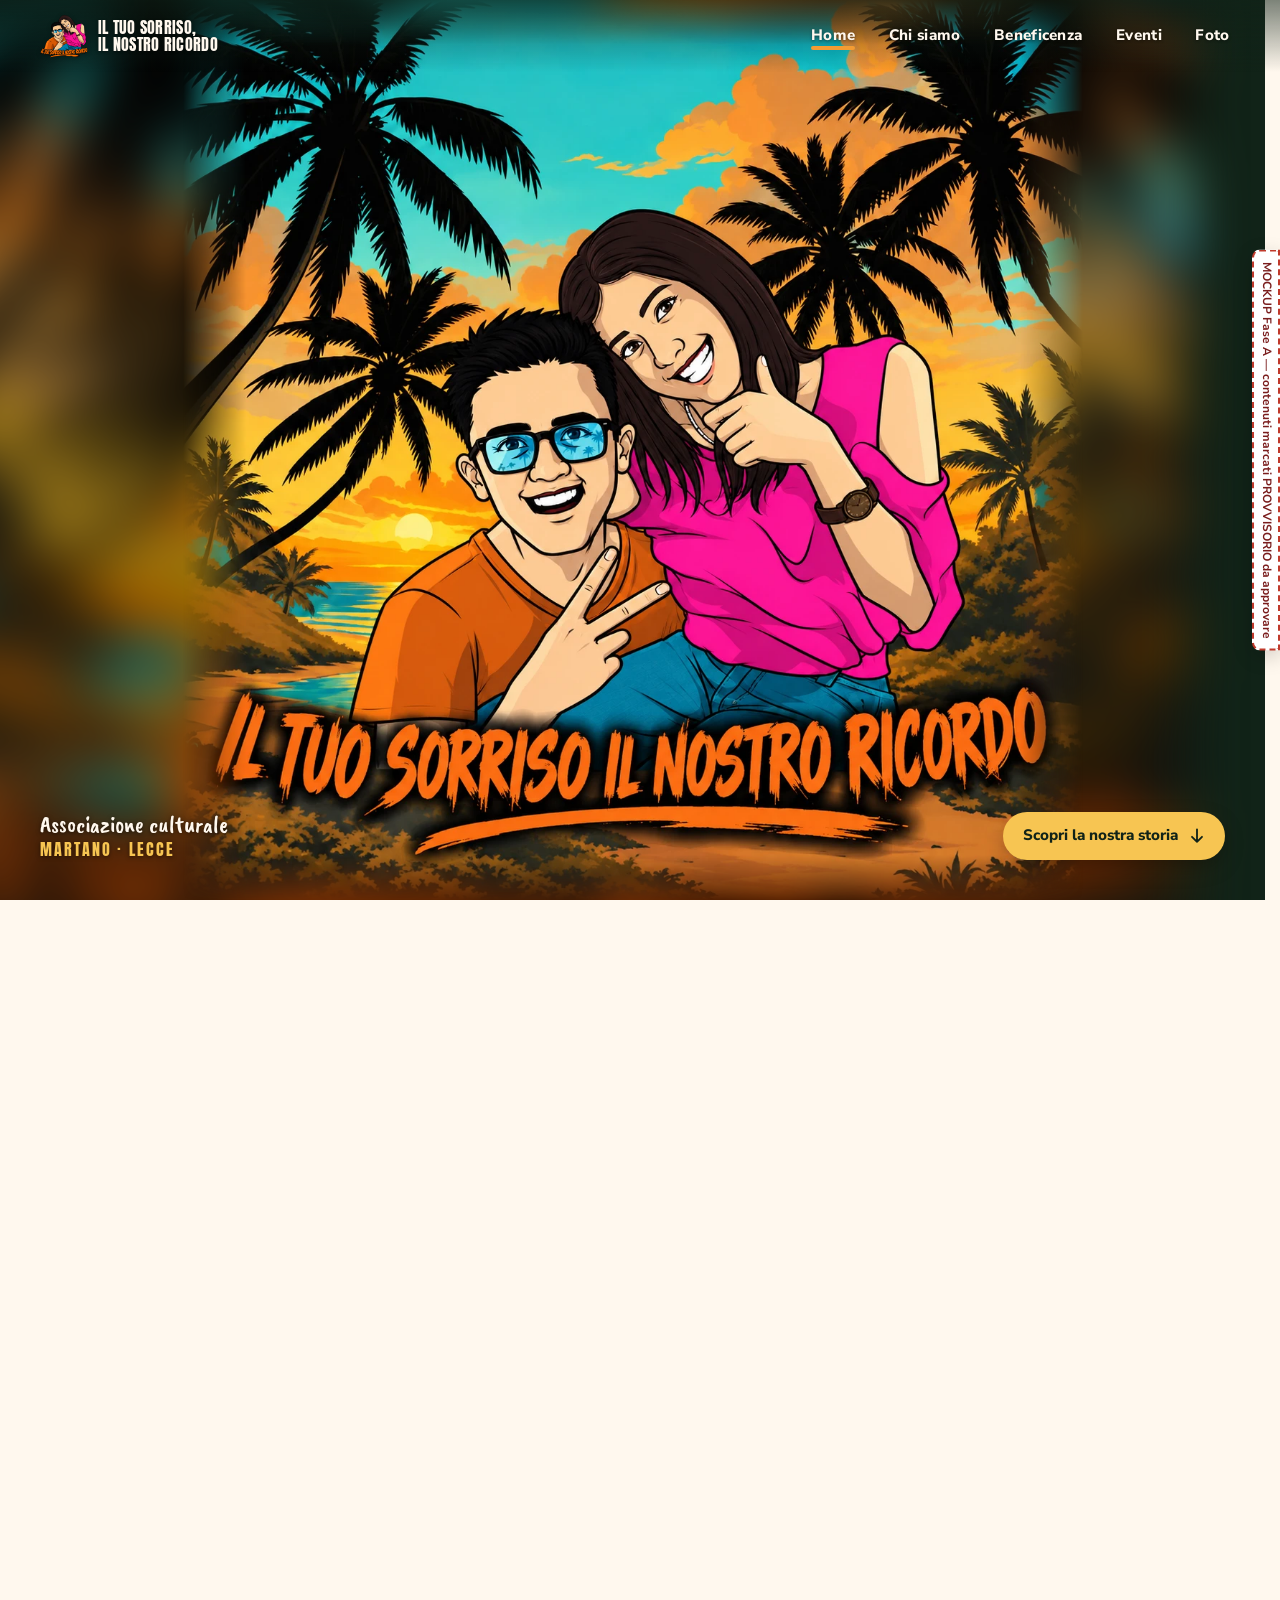
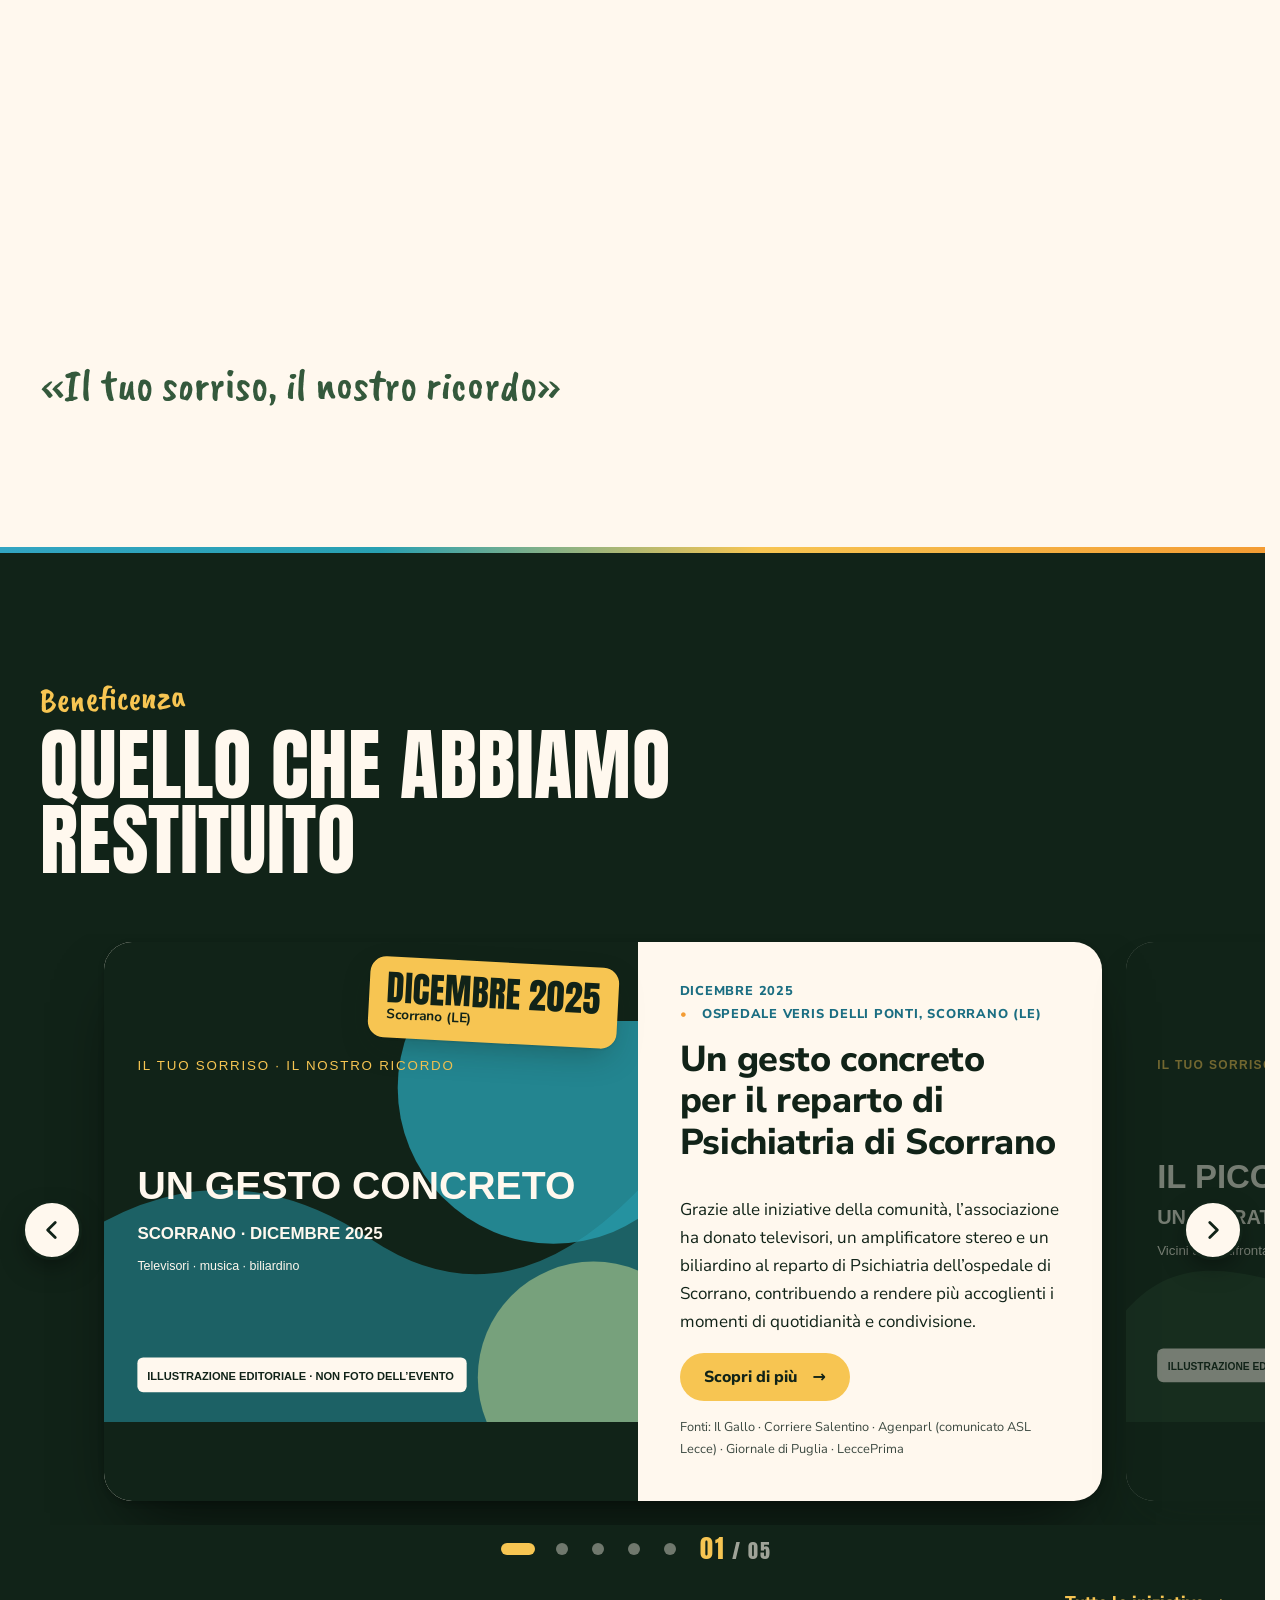
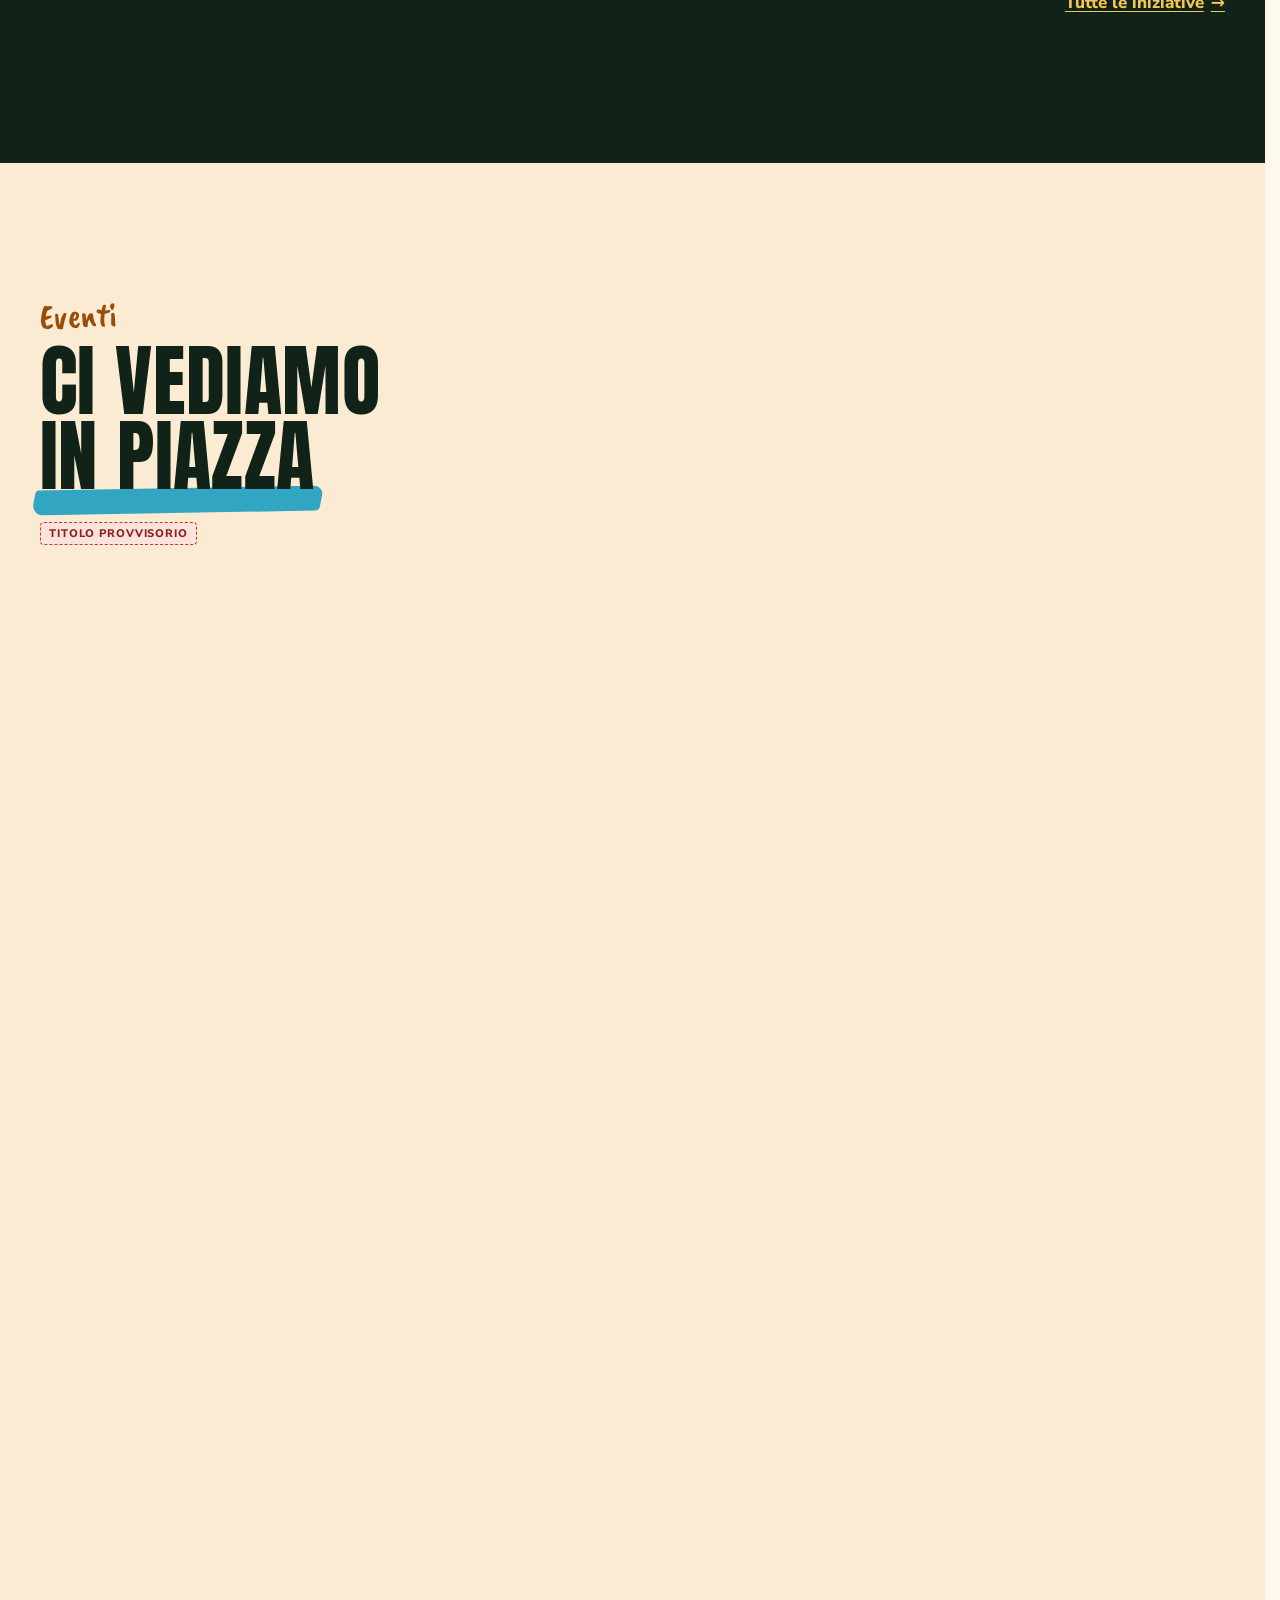
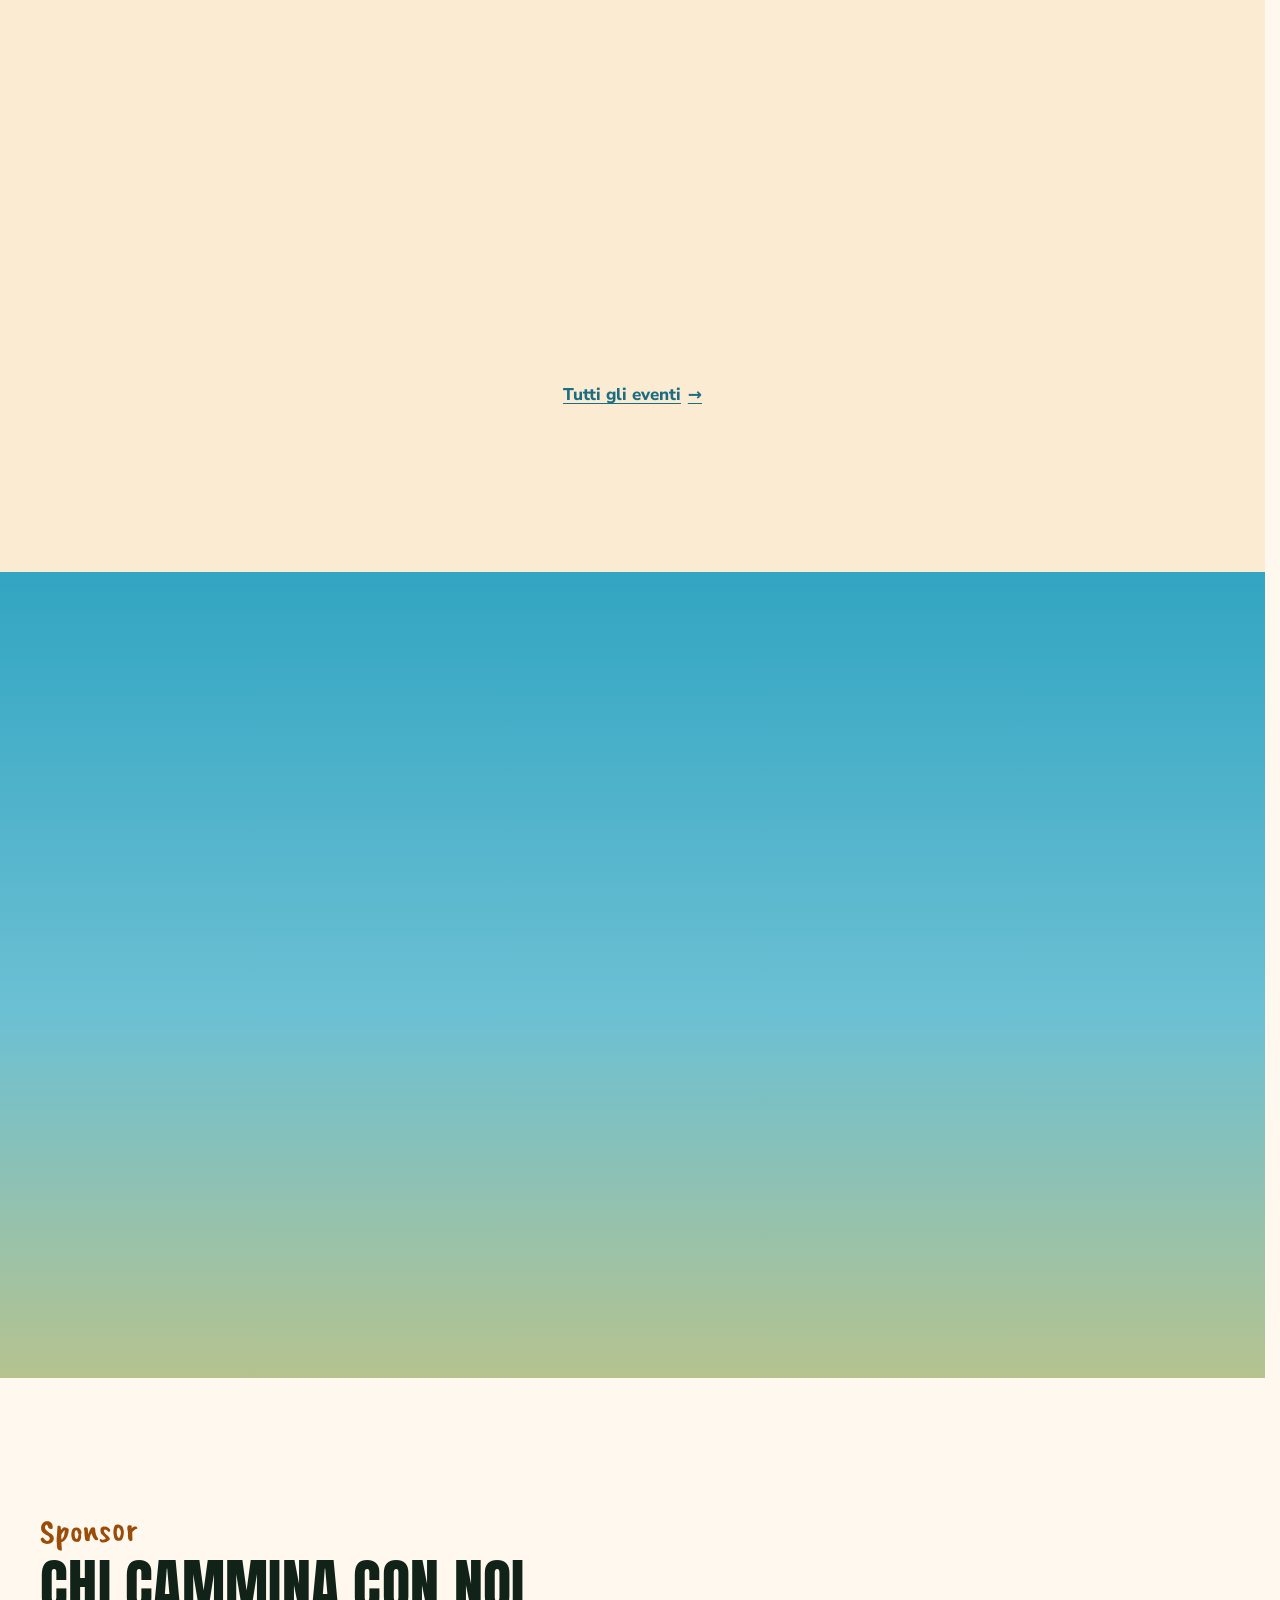
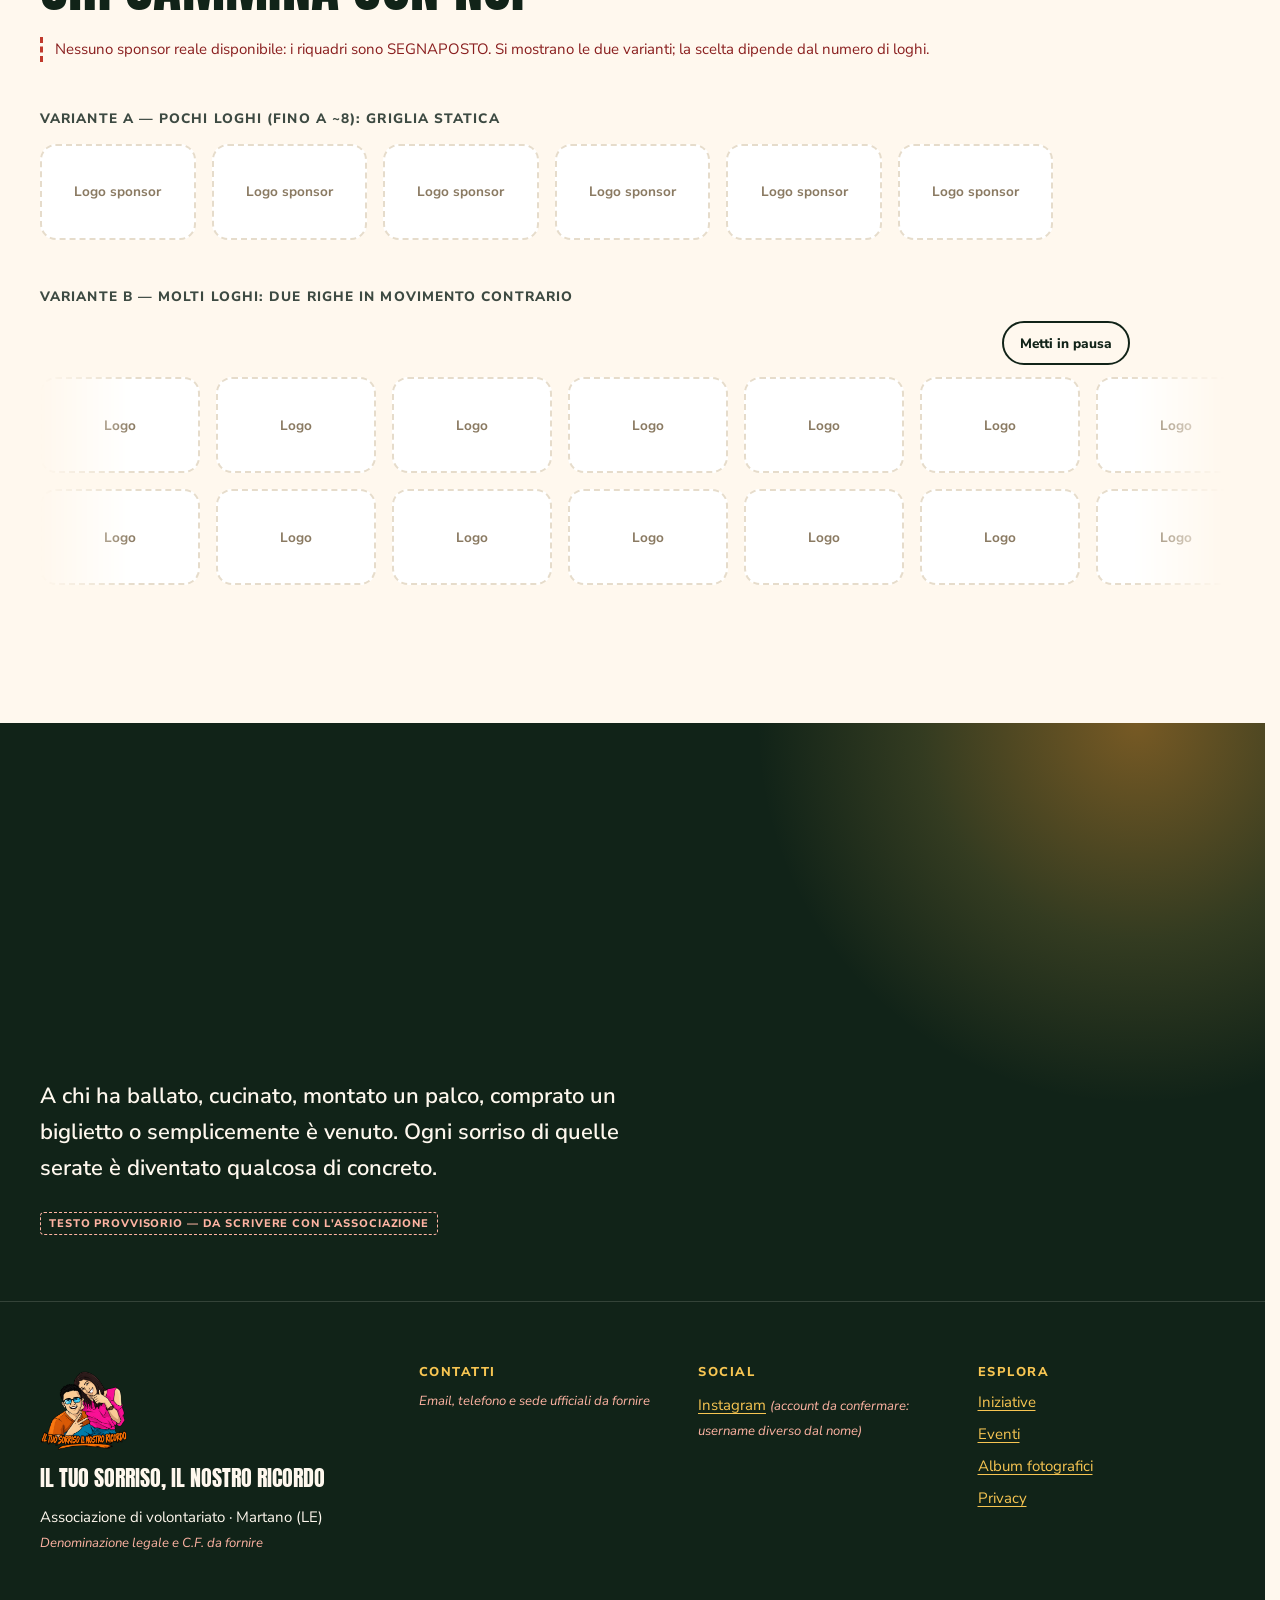
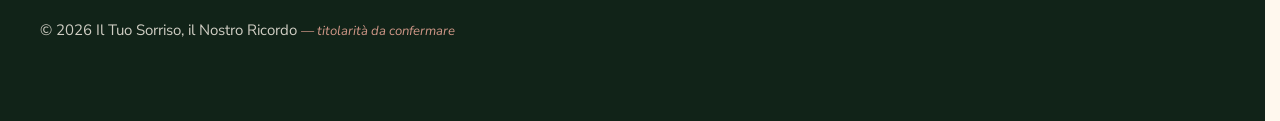
<file: design/mockup/index.html>
<!doctype html>
<html lang="it">
<head>
<meta charset="utf-8">
<meta name="viewport" content="width=device-width, initial-scale=1, viewport-fit=cover">
<meta name="robots" content="noindex">
<title>MOCKUP · Home — Il Tuo Sorriso, il Nostro Ricordo</title>
<link rel="icon" href="../assets/intro-figure.webp" type="image/webp">
<link rel="preconnect" href="https://fonts.googleapis.com">
<link rel="preconnect" href="https://fonts.gstatic.com" crossorigin>
<link href="https://fonts.googleapis.com/css2?family=Anton&family=Caveat+Brush&family=Nunito+Sans:opsz,wght@6..12,400;6..12,600;6..12,800&display=swap" rel="stylesheet">
<link rel="preload" as="image" href="../assets/hero-main.webp">
<link rel="stylesheet" href="tokens.css">
<link rel="stylesheet" href="mockup.css">
<link rel="stylesheet" href="sezioni.css">
</head>
<body class="home">

<a class="skip-link" href="#main">Vai al contenuto</a>
<div class="mockup-flag" role="note">MOCKUP Fase A — contenuti marcati <b>PROVVISORIO</b> da approvare</div>

<!-- ============ NAVBAR ============ -->
<header class="nav" data-state="over-hero"></header>

<main id="main">

<!-- ============ 1. INTRO + HERO ============ -->
<section id="top" class="hero" aria-label="Benvenuti">
  <h1 class="visually-hidden">Il Tuo Sorriso, il Nostro Ricordo — associazione culturale di Martano (LE)</h1>

  <!-- Scena del tramonto: rivelata dall'intro con un cerchio che si apre dal sole -->
  <div class="hero__scene">
    <img class="hero__backdrop" src="../assets/hero-main.webp" alt="" aria-hidden="true">
    <div class="hero__art">
      <img class="hero__img" src="../assets/hero-main.webp" width="1254" height="1254"
           alt="Illustrazione di Simone e Francesca sorridenti su una spiaggia al tramonto tra le palme, con la scritta Il tuo sorriso il nostro ricordo">
    </div>
  </div>

  <!-- Livello intro: stessa immagine ritagliata, divisa in due strati
       (figure / scritta) perché nei due file hanno scale diverse -->
  <div class="hero__intro" aria-hidden="true">
    <div class="hero__art hero__art--intro">
      <img class="cut cut--figures" src="../assets/intro-figure.webp" alt="">
      <img class="cut cut--title" src="../assets/intro-figure.webp" alt="">
    </div>
  </div>

  <button class="hero__skip" type="button">Salta introduzione</button>

  <p class="hero__place"><span>Associazione culturale</span> <span>Martano · Lecce</span></p>
  <a class="hero__cue" href="#chi-siamo"><span>Scopri la nostra storia</span><svg viewBox="0 0 24 24" aria-hidden="true"><path d="M12 4v15m0 0-6-6m6 6 6-6" fill="none" stroke="currentColor" stroke-width="2.2" stroke-linecap="round" stroke-linejoin="round"/></svg></a>
</section>

<!-- ============ 2. CHI SIAMO ============ -->
<section id="chi-siamo" class="section about" aria-labelledby="chi-siamo-title">
  <div class="wrap about__grid">
    <header class="about__head">
      <p class="eyebrow-hand">Chi siamo</p>
      <h2 id="chi-siamo-title" class="h2">Un ricordo che diventa <span class="mark">gesto</span></h2>
      <span class="tag-prov">Titolo PROVVISORIO</span>
    </header>

    <div class="about__text">
      <p class="lead">Siamo un gruppo di giovani tra i 20 e i 30 anni, uniti da un legame speciale. La nostra associazione culturale è nata a Martano per custodire il ricordo di due cari amici: Simone e Francesca.</p>
      <p>Simone ci ha lasciato prematuramente in un incidente stradale mentre si recava al lavoro; Francesca a causa di un tumore. Vogliamo portare avanti la loro presenza, il loro spirito e il loro sorriso nella comunità, trasformando il dolore in gesti di solidarietà e amore.</p>
      <p>Ogni anno organizziamo una serata commemorativa, promuoviamo tornei di calcetto e pallavolo destinando il ricavato a iniziative solidali. Stiamo inoltre preparando attività dedicate alla prevenzione e alla sensibilizzazione dei giovani.</p>
      <p class="note-prov">Testo tratto dalla presentazione dell'associazione (pagine 2–3). Da approvare prima della pubblicazione; non sono state aggiunte informazioni biografiche ulteriori.</p>
    </div>

    <figure class="about__photo about__photo--a">
      <div class="ph ph--warm" role="img" aria-label="Segnaposto fotografia"><span>Foto autorizzata 1<br><small>da fornire</small></span></div>
    </figure>
    <figure class="about__photo about__photo--b">
      <div class="ph ph--sea" role="img" aria-label="Segnaposto fotografia"><span>Foto autorizzata 2<br><small>da fornire</small></span></div>
      <figcaption class="hand-caption">la nostra estate a Martano <small>(didascalia provvisoria)</small></figcaption>
    </figure>

    <blockquote class="about__quote">
      <p>«Il tuo sorriso, il nostro ricordo»</p>
    </blockquote>
  </div>
</section>

<!-- ============ 3. BENEFICENZA ============ -->
<section id="beneficenza" class="section charity" aria-labelledby="beneficenza-title">
  <div class="wrap charity__head">
    <div>
      <p class="eyebrow-hand eyebrow-hand--gold">Beneficenza</p>
      <h2 id="beneficenza-title" class="h2">Quello che abbiamo<br>restituito</h2>
    </div>
  </div>

  <!-- Carosello: le card sono generate da data.js (sezioni.js), qualunque sia il loro numero -->
  <div class="cshell" role="region" aria-roledescription="carosello" aria-label="Iniziative di beneficenza">
    <div id="charity-track" class="carousel" tabindex="0" aria-label="Schede: usa le frecce sinistra e destra per scorrere"></div>
    <button class="carrow carrow--prev" type="button" aria-controls="charity-track" aria-label="Iniziativa precedente"><svg viewBox="0 0 24 24" aria-hidden="true"><path d="M15 5l-7 7 7 7" fill="none" stroke="currentColor" stroke-width="2.6" stroke-linecap="round" stroke-linejoin="round"/></svg></button>
    <button class="carrow carrow--next" type="button" aria-controls="charity-track" aria-label="Iniziativa successiva"><svg viewBox="0 0 24 24" aria-hidden="true"><path d="M9 5l7 7-7 7" fill="none" stroke="currentColor" stroke-width="2.6" stroke-linecap="round" stroke-linejoin="round"/></svg></button>
    <div class="cnav">
      <ol class="dots" aria-label="Scegli la scheda"></ol>
      <p class="carousel-count" aria-live="polite"></p>
    </div>
  </div>
  <div class="wrap charity__foot">
    <a class="link-arrow link-arrow--light" href="beneficenza.html">Tutte le iniziative <span aria-hidden="true">→</span></a>
  </div>
</section>

<!-- ============ 4. EVENTI ============ -->
<section id="eventi" class="section events" aria-labelledby="eventi-title">
  <div class="wrap">
    <header class="events__head">
      <p class="eyebrow-hand">Eventi</p>
      <h2 id="eventi-title" class="h2">Ci vediamo<br><span class="mark mark--sky">in piazza</span></h2>
      <span class="tag-prov">Titolo PROVVISORIO</span>
    </header>

    <ol class="timeline" id="home-events"></ol>
    <p class="center"><a class="link-arrow" href="eventi.html">Tutti gli eventi <span aria-hidden="true">→</span></a></p>
  </div>
</section>

<!-- ============ 5. FOTO ============ -->
<section id="foto" class="section photos" aria-labelledby="foto-title">
  <div class="wrap photos__grid">
    <div class="photos__text">
      <p class="eyebrow-hand">Foto</p>
      <h2 id="foto-title" class="h2">Galleria<br>fotografica</h2>
      <p class="lead">Ritrovati nelle foto delle nostre serate e scaricale, una alla volta o tutte insieme. Nessuna registrazione.</p>
      <span class="tag-prov">Testo PROVVISORIO</span>
    </div>
    <a class="stack" href="foto.html">
      <span class="stack__photo stack__photo--3" aria-hidden="true"></span>
      <span class="stack__photo stack__photo--2" aria-hidden="true"></span>
      <span class="stack__photo stack__photo--1" aria-hidden="true"><span class="stack__img"></span></span>
      <span class="stack__label">
        <span class="stack__title">Apri gli album</span>
        <span class="stack__sub">Foto organizzate per evento</span>
        <span class="stack__go" aria-hidden="true">→</span>
      </span>
    </a>
  </div>
</section>

<!-- ============ 6. SPONSOR ============ -->
<section id="sponsor" class="section sponsors" aria-labelledby="sponsor-title">
  <div class="wrap">
    <p class="eyebrow-hand">Sponsor</p>
    <h2 id="sponsor-title" class="h2 h2--sm">Chi cammina con noi</h2>
    <p class="note-prov">Nessuno sponsor reale disponibile: i riquadri sono SEGNAPOSTO. Si mostrano le due varianti; la scelta dipende dal numero di loghi.</p>

    <h3 class="variant-title">Variante A — pochi loghi (fino a ~8): griglia statica</h3>
    <ul class="logo-grid">
      <li><span class="logo-ph">Logo sponsor</span></li><li><span class="logo-ph">Logo sponsor</span></li>
      <li><span class="logo-ph">Logo sponsor</span></li><li><span class="logo-ph">Logo sponsor</span></li>
      <li><span class="logo-ph">Logo sponsor</span></li><li><span class="logo-ph">Logo sponsor</span></li>
    </ul>

    <h3 class="variant-title">Variante B — molti loghi: due righe in movimento contrario</h3>
    <div class="marquee" data-paused="false">
      <button class="marquee__pause" type="button" aria-pressed="false">Metti in pausa</button>
      <ul class="visually-hidden" aria-label="Elenco sponsor"><li>(elenco testuale degli sponsor, letto dagli screen reader una sola volta)</li></ul>
      <div class="marquee__row" aria-hidden="true"><div class="marquee__track">
        <span class="logo-ph">Logo</span><span class="logo-ph">Logo</span><span class="logo-ph">Logo</span><span class="logo-ph">Logo</span><span class="logo-ph">Logo</span><span class="logo-ph">Logo</span><span class="logo-ph">Logo</span><span class="logo-ph">Logo</span>
        <span class="logo-ph">Logo</span><span class="logo-ph">Logo</span><span class="logo-ph">Logo</span><span class="logo-ph">Logo</span><span class="logo-ph">Logo</span><span class="logo-ph">Logo</span><span class="logo-ph">Logo</span><span class="logo-ph">Logo</span>
      </div></div>
      <div class="marquee__row marquee__row--rev" aria-hidden="true"><div class="marquee__track">
        <span class="logo-ph">Logo</span><span class="logo-ph">Logo</span><span class="logo-ph">Logo</span><span class="logo-ph">Logo</span><span class="logo-ph">Logo</span><span class="logo-ph">Logo</span><span class="logo-ph">Logo</span><span class="logo-ph">Logo</span>
        <span class="logo-ph">Logo</span><span class="logo-ph">Logo</span><span class="logo-ph">Logo</span><span class="logo-ph">Logo</span><span class="logo-ph">Logo</span><span class="logo-ph">Logo</span><span class="logo-ph">Logo</span><span class="logo-ph">Logo</span>
      </div></div>
    </div>
  </div>
</section>

<!-- ============ 7. RINGRAZIAMENTI + FOOTER ============ -->
<section id="grazie" class="thanks" aria-labelledby="grazie-title">
  <div class="wrap">
    <h2 id="grazie-title" class="thanks__title">Grazie<span class="thanks__dot">.</span></h2>
    <p class="thanks__text">A chi ha ballato, cucinato, montato un palco, comprato un biglietto o semplicemente è venuto. Ogni sorriso di quelle serate è diventato qualcosa di concreto.</p>
    <span class="tag-prov tag-prov--dark">Testo PROVVISORIO — da scrivere con l'associazione</span>
  </div>
</section>

</main>

<footer class="footer"></footer>

<script src="data.js"></script>
<script src="site.js"></script>
<script src="sezioni.js"></script>
<script src="mockup.js"></script>
</body>
</html>
</file>
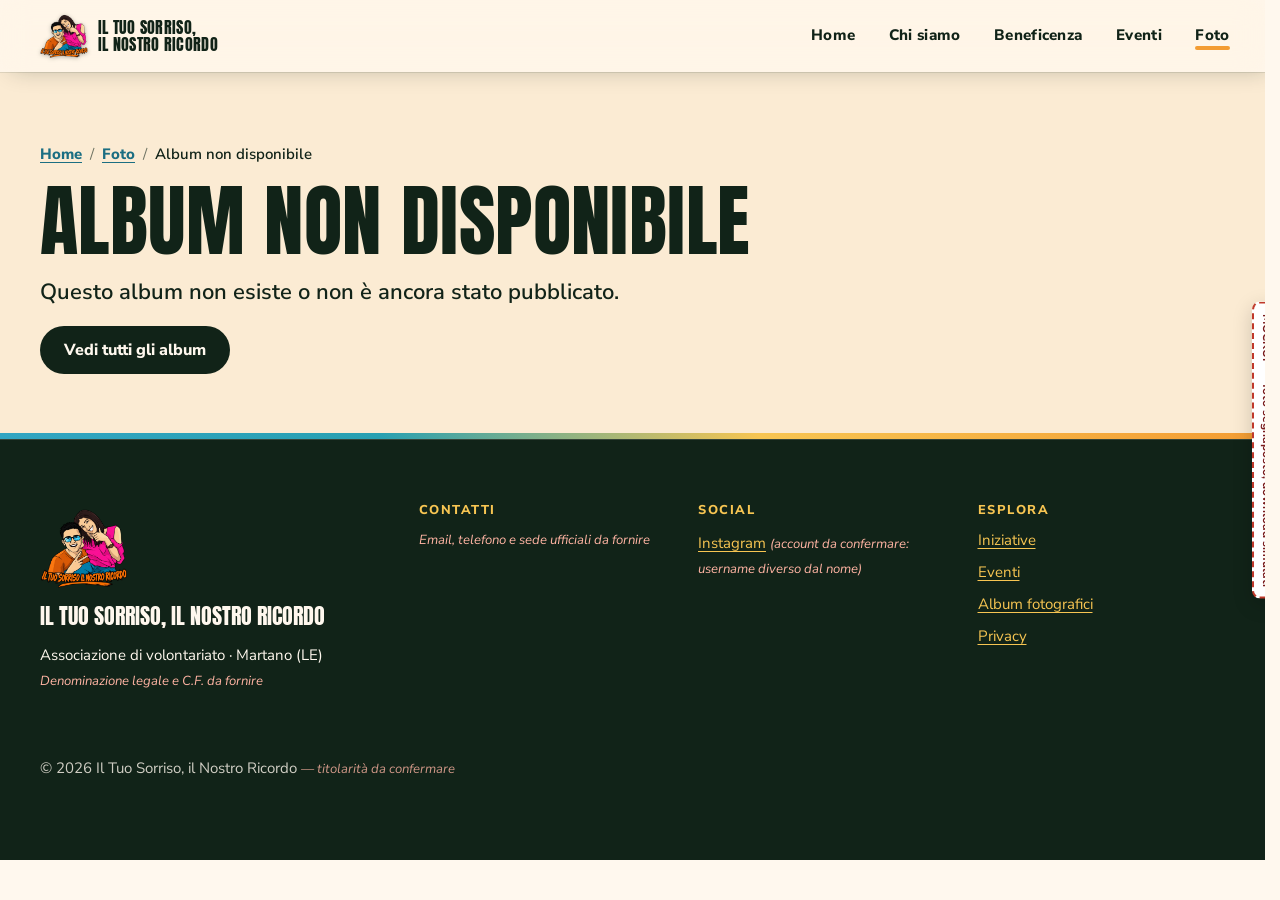
<file: design/mockup/album.html>
<!doctype html>
<html lang="it">
<head>
<meta charset="utf-8">
<meta name="viewport" content="width=device-width, initial-scale=1, viewport-fit=cover">
<meta name="robots" content="noindex">
<title>Album · Il Tuo Sorriso, il Nostro Ricordo</title>
<link rel="icon" href="../assets/intro-figure.webp" type="image/webp">
<link rel="preconnect" href="https://fonts.googleapis.com">
<link rel="preconnect" href="https://fonts.gstatic.com" crossorigin>
<link href="https://fonts.googleapis.com/css2?family=Anton&family=Caveat+Brush&family=Nunito+Sans:opsz,wght@6..12,400;6..12,600;6..12,800&display=swap" rel="stylesheet">
<link rel="stylesheet" href="tokens.css">
<link rel="stylesheet" href="mockup.css">
<link rel="stylesheet" href="pages.css">
</head>
<body data-page="album" data-section="foto">
<a class="skip-link" href="#main">Vai al contenuto</a>
<div class="mockup-flag" role="note">MOCKUP — foto segnaposto, download simulati</div>
<header class="nav" data-state="solid"></header>

<main id="main">
<div id="page"></div>
</main>

<footer class="footer"></footer>
<script src="data.js"></script>
<script src="site.js"></script>
<script src="pages.js"></script>
</body>
</html>
</file>
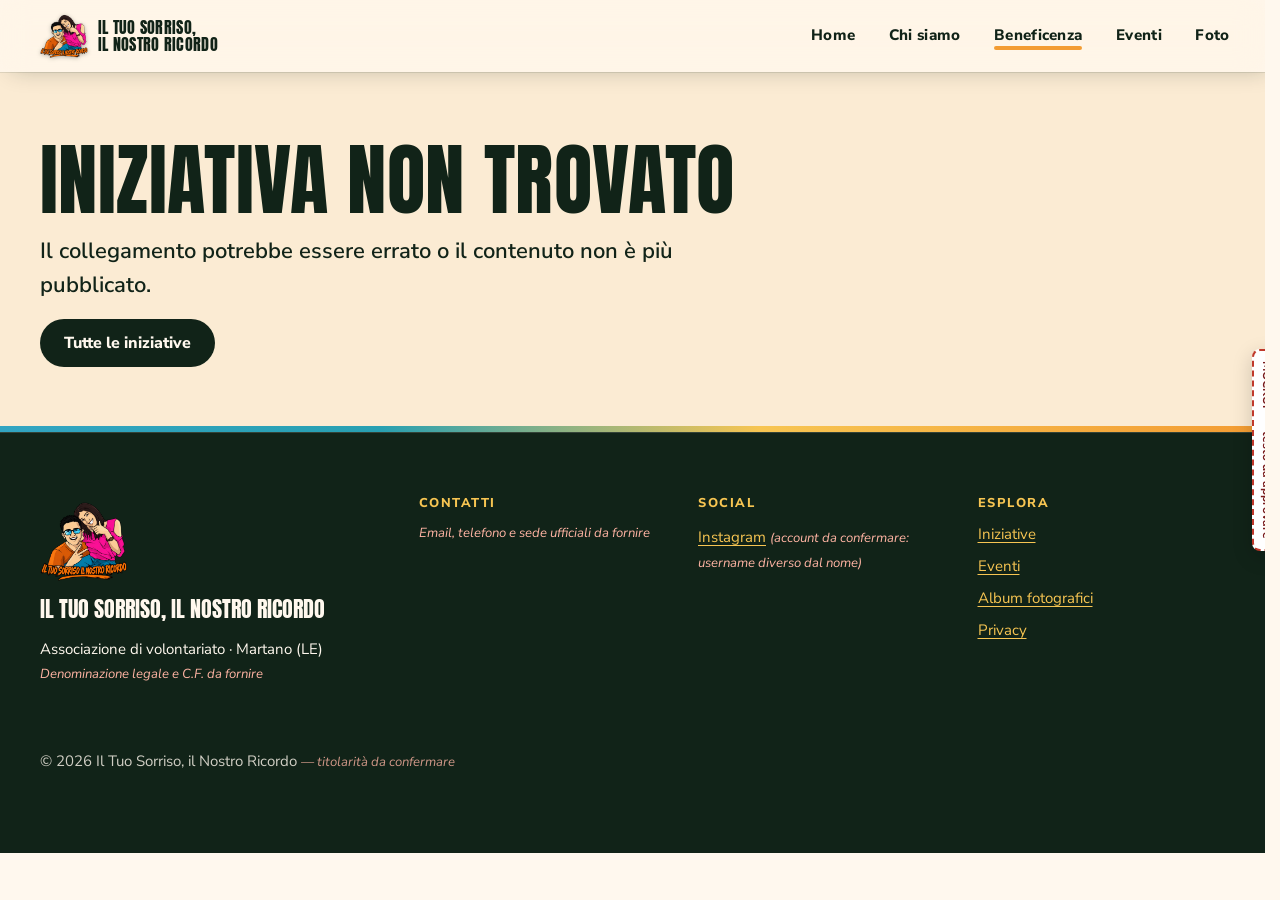
<file: design/mockup/beneficenza-articolo.html>
<!doctype html>
<html lang="it">
<head>
<meta charset="utf-8">
<meta name="viewport" content="width=device-width, initial-scale=1, viewport-fit=cover">
<meta name="robots" content="noindex">
<title>Iniziativa · Il Tuo Sorriso, il Nostro Ricordo</title>
<link rel="icon" href="../assets/intro-figure.webp" type="image/webp">
<link rel="preconnect" href="https://fonts.googleapis.com">
<link rel="preconnect" href="https://fonts.gstatic.com" crossorigin>
<link href="https://fonts.googleapis.com/css2?family=Anton&family=Caveat+Brush&family=Nunito+Sans:opsz,wght@6..12,400;6..12,600;6..12,800&display=swap" rel="stylesheet">
<link rel="stylesheet" href="tokens.css">
<link rel="stylesheet" href="mockup.css">
<link rel="stylesheet" href="pages.css">
<link rel="stylesheet" href="sezioni.css">
</head>
<body data-page="articolo" data-section="beneficenza">
<a class="skip-link" href="#main">Vai al contenuto</a>
<div class="mockup-flag" role="note">MOCKUP — testo da approvare</div>
<header class="nav" data-state="solid"></header>

<main id="main">
<div id="page"></div>
</main>

<footer class="footer"></footer>
<script src="data.js"></script>
<script src="site.js"></script>
<script src="sezioni.js"></script>
<script src="pages.js"></script>
</body>
</html>
</file>
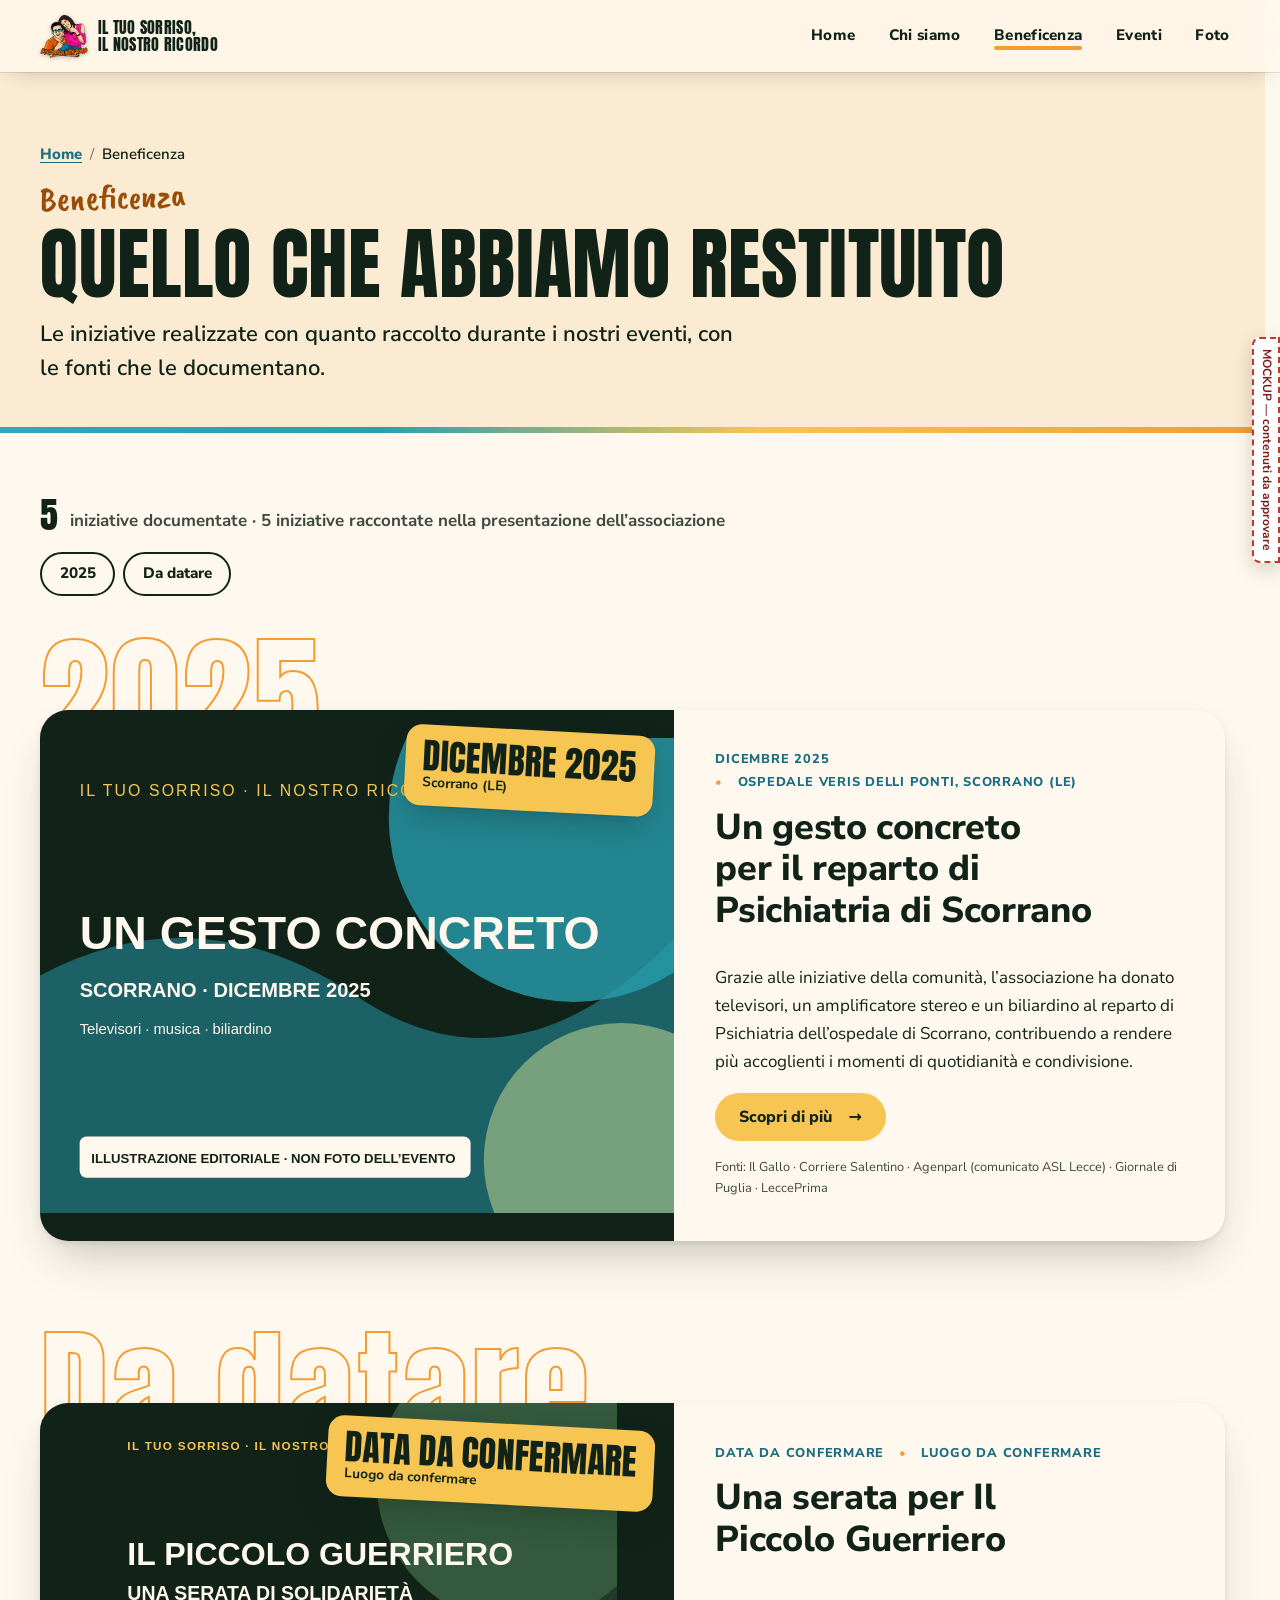
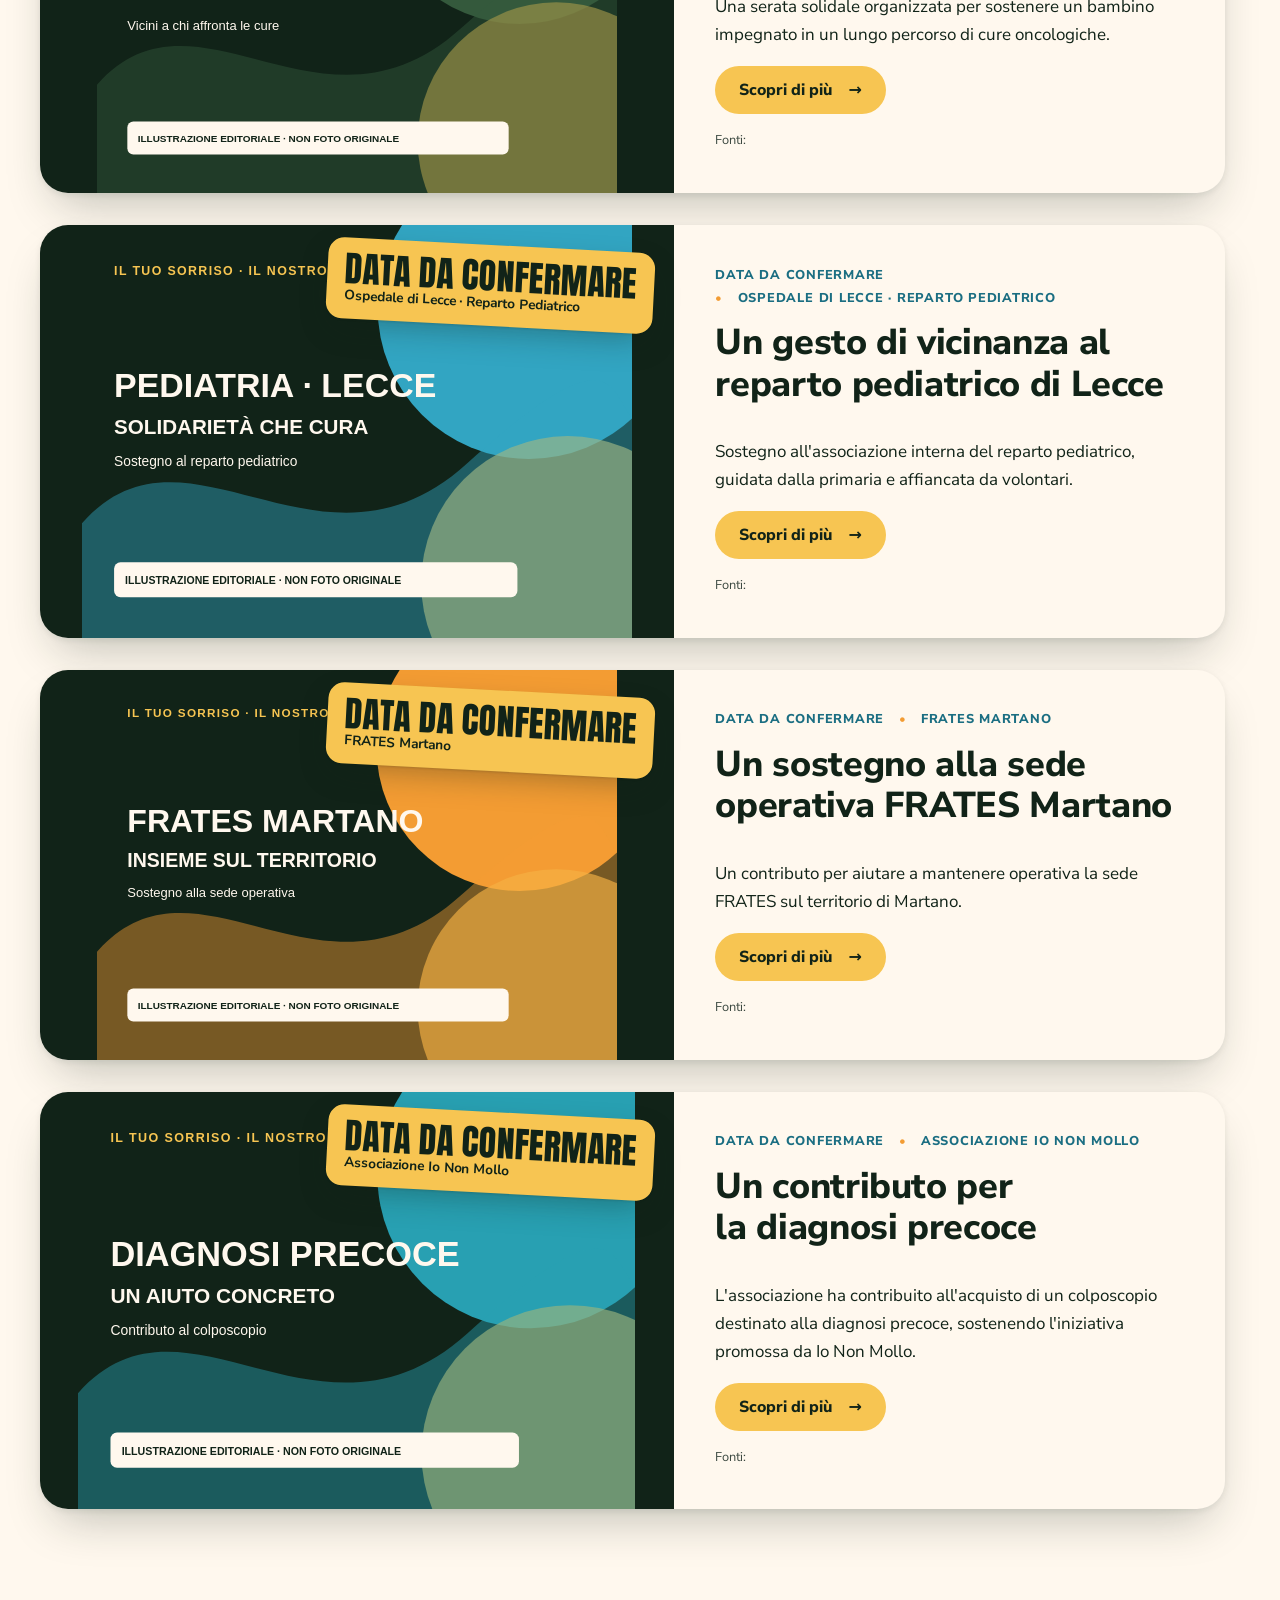
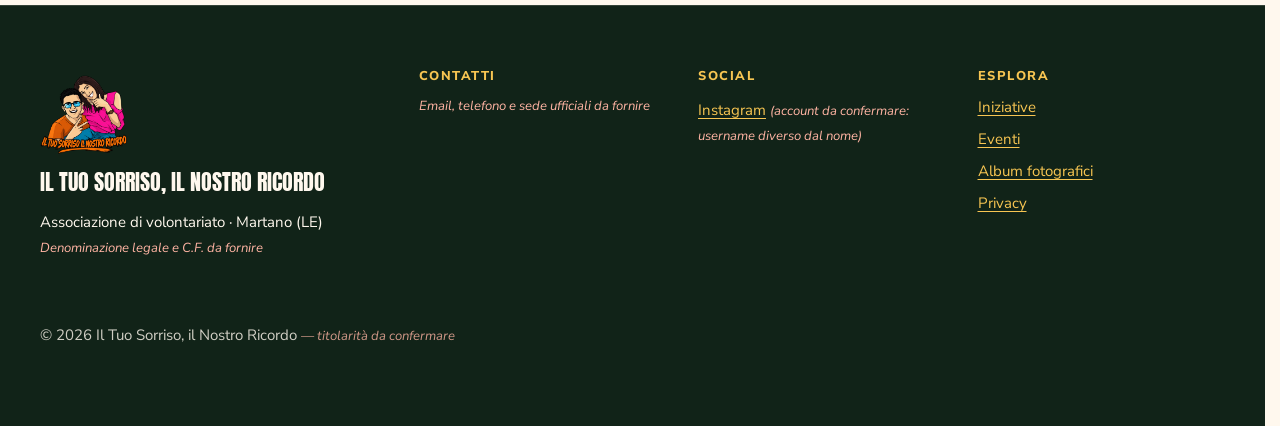
<file: design/mockup/beneficenza.html>
<!doctype html>
<html lang="it">
<head>
<meta charset="utf-8">
<meta name="viewport" content="width=device-width, initial-scale=1, viewport-fit=cover">
<meta name="robots" content="noindex">
<title>Beneficenza · Il Tuo Sorriso, il Nostro Ricordo</title>
<link rel="icon" href="../assets/intro-figure.webp" type="image/webp">
<link rel="preconnect" href="https://fonts.googleapis.com">
<link rel="preconnect" href="https://fonts.gstatic.com" crossorigin>
<link href="https://fonts.googleapis.com/css2?family=Anton&family=Caveat+Brush&family=Nunito+Sans:opsz,wght@6..12,400;6..12,600;6..12,800&display=swap" rel="stylesheet">
<link rel="stylesheet" href="tokens.css">
<link rel="stylesheet" href="mockup.css">
<link rel="stylesheet" href="pages.css">
<link rel="stylesheet" href="sezioni.css">
</head>
<body data-page="beneficenza" data-section="beneficenza">
<a class="skip-link" href="#main">Vai al contenuto</a>
<div class="mockup-flag" role="note">MOCKUP — contenuti da approvare</div>
<header class="nav" data-state="solid"></header>

<main id="main">
<section class="page-head" aria-labelledby="page-title">
  <div class="wrap">
    <nav class="crumbs" aria-label="Percorso"><ol><li><a href="index.html">Home</a></li><li><span aria-current="page">Beneficenza</span></li></ol></nav>
    <p class="eyebrow-hand">Beneficenza</p>
    <h1 id="page-title" class="h2">Quello che abbiamo restituito</h1>
    <p class="lead">Le iniziative realizzate con quanto raccolto durante i nostri eventi, con le fonti che le documentano.</p>
  </div>
</section>
<section class="page-body" aria-label="Elenco iniziative">
  <div class="wrap"><ul class="archive-list" id="list"></ul></div>
</section>
</main>

<footer class="footer"></footer>
<script src="data.js"></script>
<script src="site.js"></script>
<script src="sezioni.js"></script>
<script src="pages.js"></script>
</body>
</html>
</file>
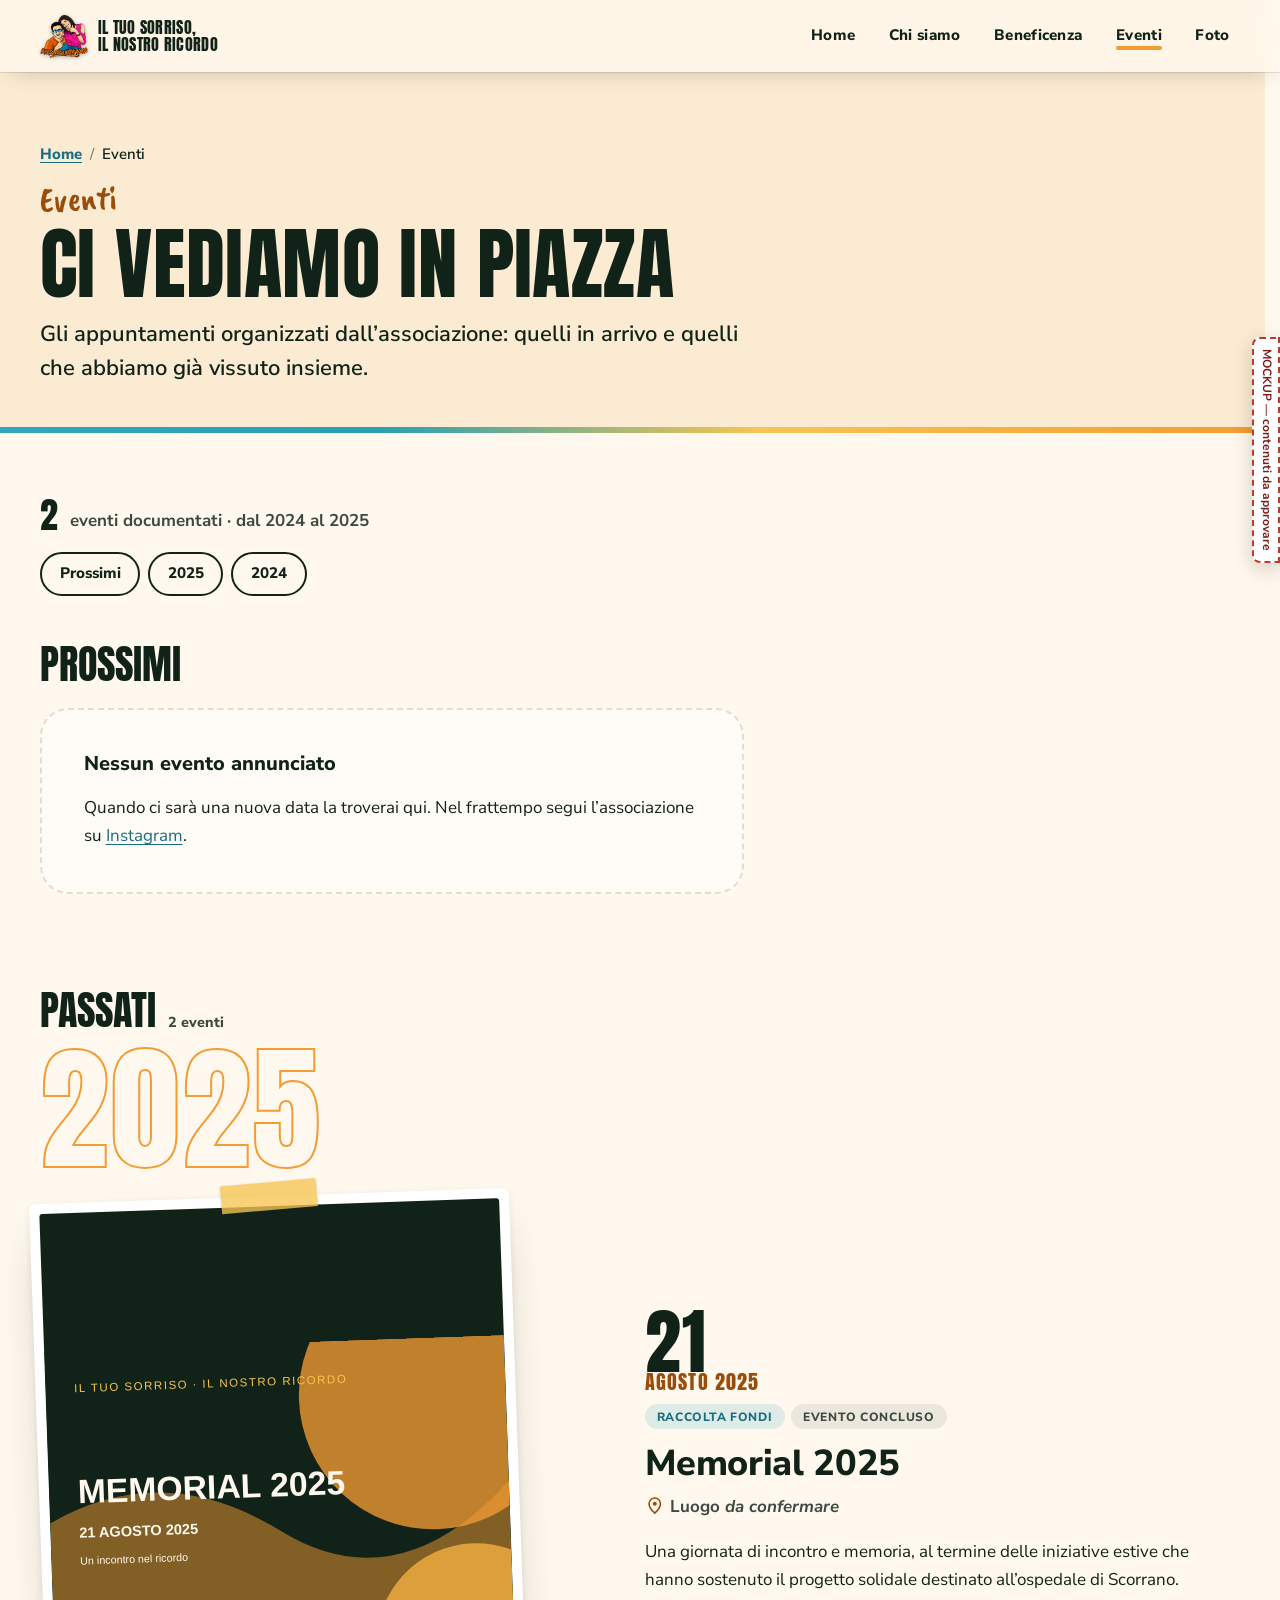
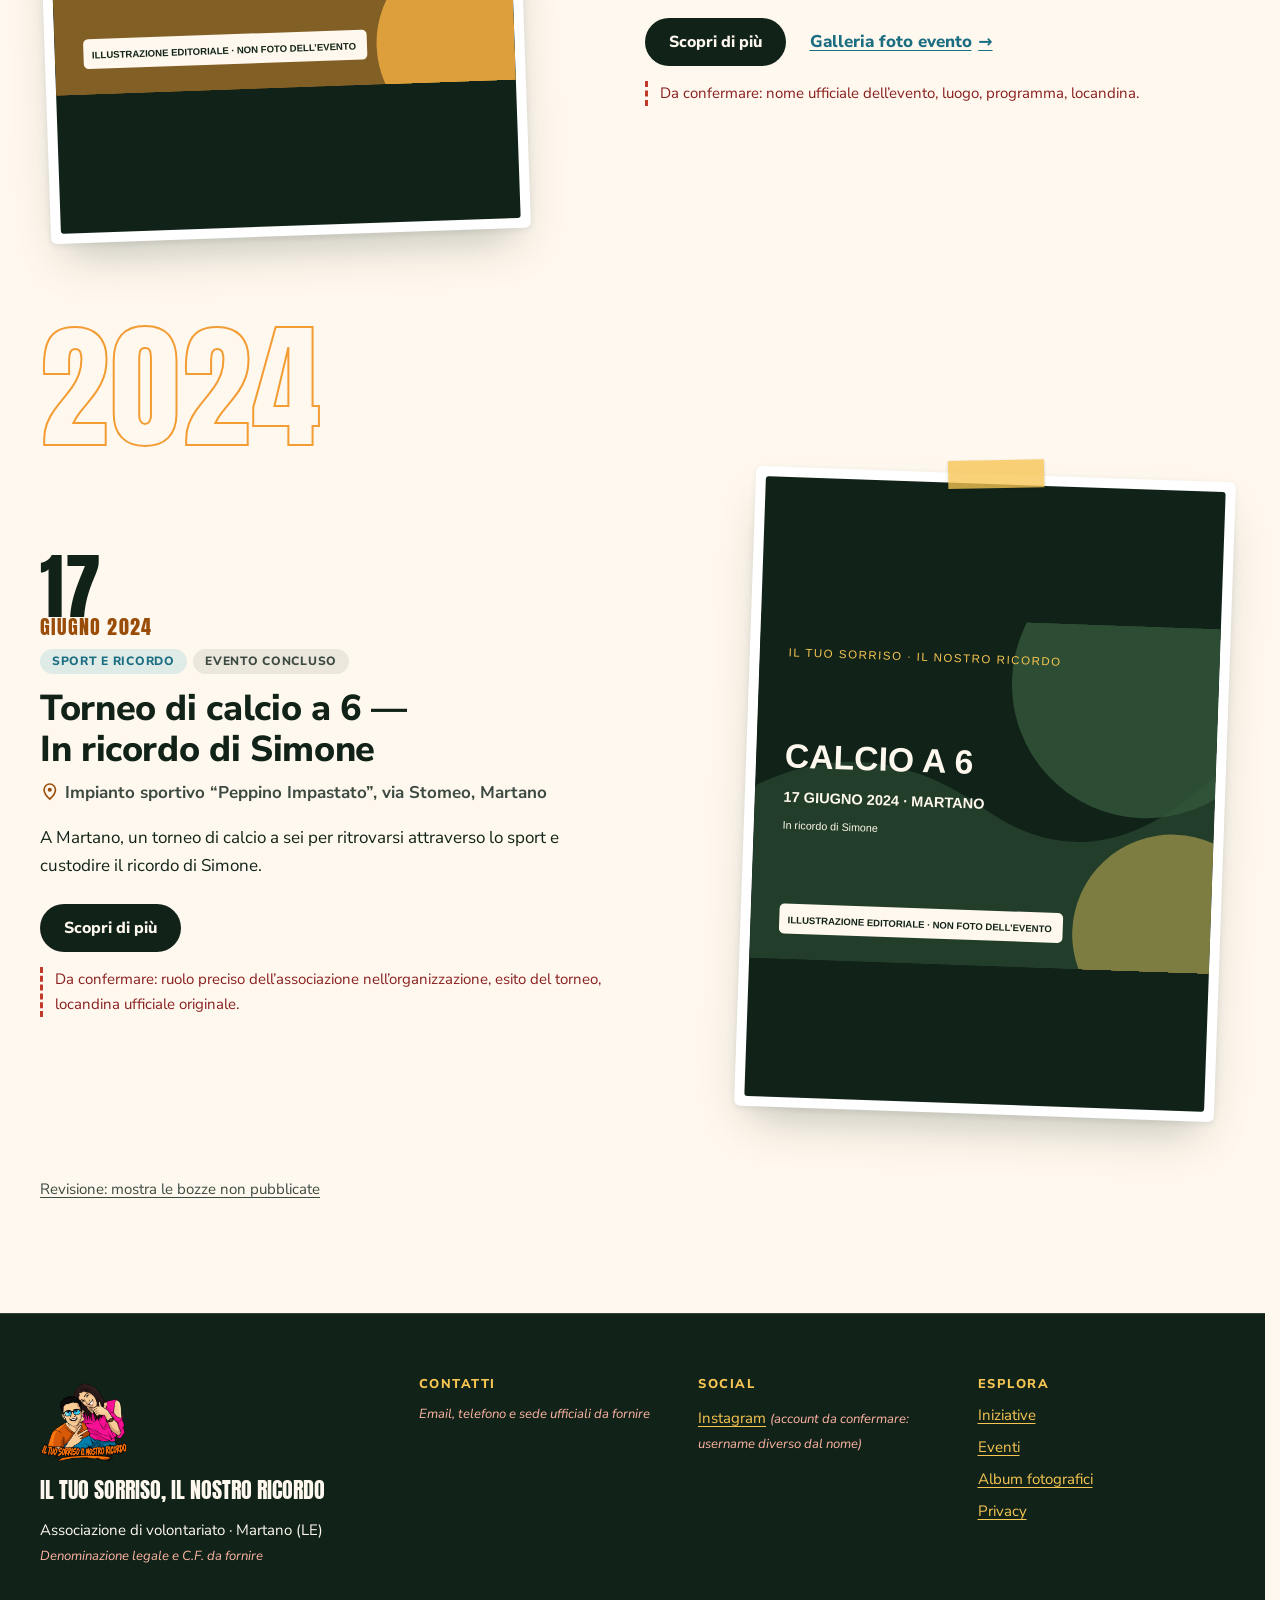
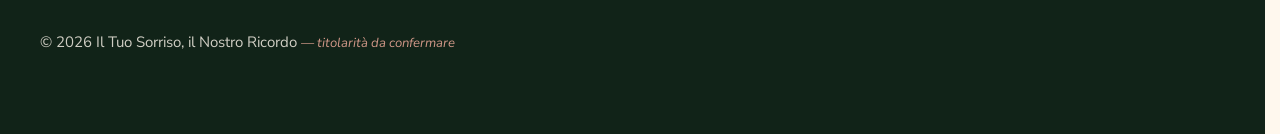
<file: design/mockup/eventi.html>
<!doctype html>
<html lang="it">
<head>
<meta charset="utf-8">
<meta name="viewport" content="width=device-width, initial-scale=1, viewport-fit=cover">
<meta name="robots" content="noindex">
<title>Eventi · Il Tuo Sorriso, il Nostro Ricordo</title>
<link rel="icon" href="../assets/intro-figure.webp" type="image/webp">
<link rel="preconnect" href="https://fonts.googleapis.com">
<link rel="preconnect" href="https://fonts.gstatic.com" crossorigin>
<link href="https://fonts.googleapis.com/css2?family=Anton&family=Caveat+Brush&family=Nunito+Sans:opsz,wght@6..12,400;6..12,600;6..12,800&display=swap" rel="stylesheet">
<link rel="stylesheet" href="tokens.css">
<link rel="stylesheet" href="mockup.css">
<link rel="stylesheet" href="pages.css">
<link rel="stylesheet" href="sezioni.css">
</head>
<body data-page="eventi" data-section="eventi">
<a class="skip-link" href="#main">Vai al contenuto</a>
<div class="mockup-flag" role="note">MOCKUP — contenuti da approvare</div>
<header class="nav" data-state="solid"></header>

<main id="main">
<section class="page-head" aria-labelledby="page-title">
  <div class="wrap">
    <nav class="crumbs" aria-label="Percorso"><ol><li><a href="index.html">Home</a></li><li><span aria-current="page">Eventi</span></li></ol></nav>
    <p class="eyebrow-hand">Eventi</p>
    <h1 id="page-title" class="h2">Ci vediamo in piazza</h1>
    <p class="lead">Gli appuntamenti organizzati dall’associazione: quelli in arrivo e quelli che abbiamo già vissuto insieme.</p>
  </div>
</section>
<section class="page-body events-page" aria-label="Elenco eventi">
  <div class="wrap" id="groups"></div>
</section>
</main>

<footer class="footer"></footer>
<script src="data.js"></script>
<script src="site.js"></script>
<script src="sezioni.js"></script>
<script src="pages.js"></script>
</body>
</html>
</file>
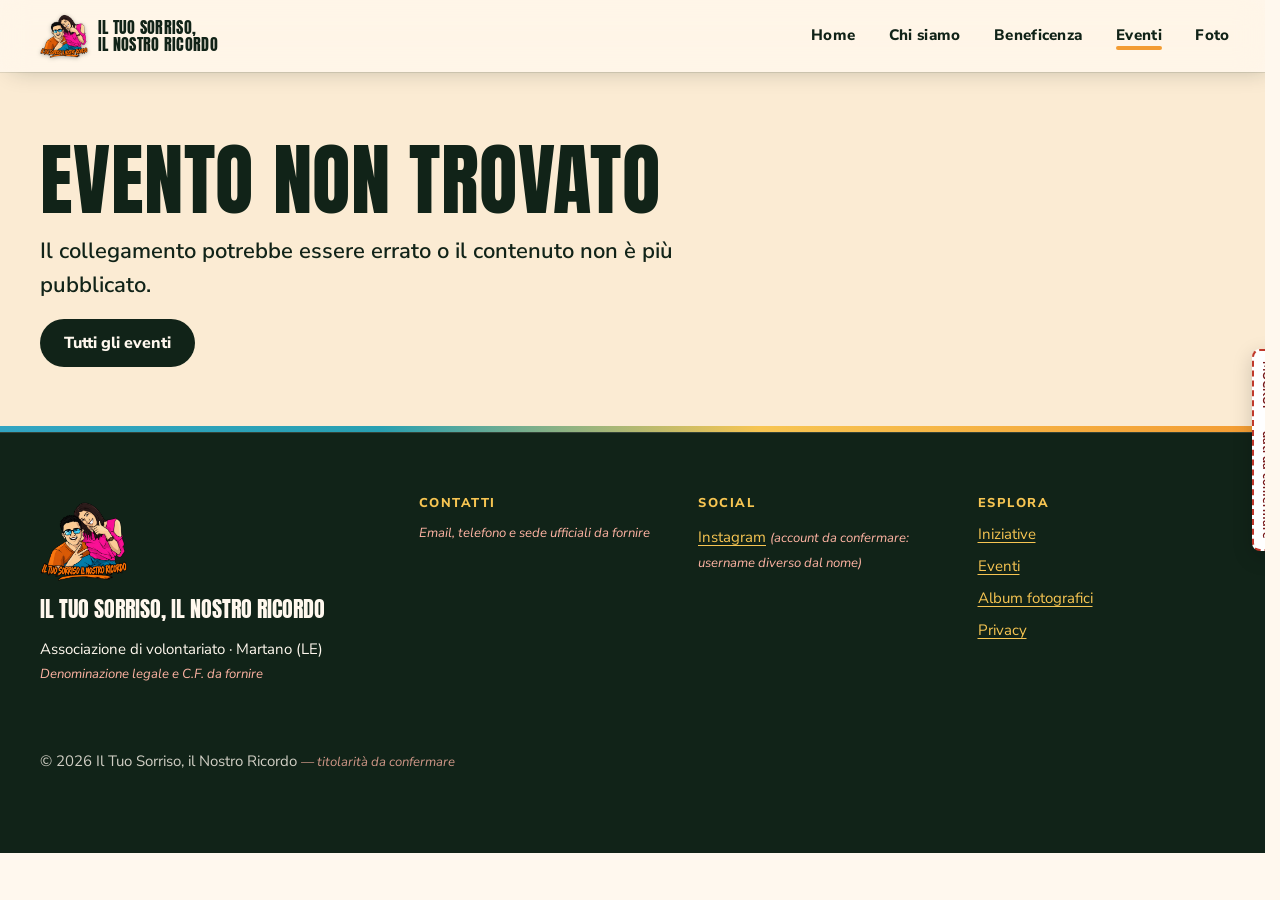
<file: design/mockup/evento.html>
<!doctype html>
<html lang="it">
<head>
<meta charset="utf-8">
<meta name="viewport" content="width=device-width, initial-scale=1, viewport-fit=cover">
<meta name="robots" content="noindex">
<title>Evento · Il Tuo Sorriso, il Nostro Ricordo</title>
<link rel="icon" href="../assets/intro-figure.webp" type="image/webp">
<link rel="preconnect" href="https://fonts.googleapis.com">
<link rel="preconnect" href="https://fonts.gstatic.com" crossorigin>
<link href="https://fonts.googleapis.com/css2?family=Anton&family=Caveat+Brush&family=Nunito+Sans:opsz,wght@6..12,400;6..12,600;6..12,800&display=swap" rel="stylesheet">
<link rel="stylesheet" href="tokens.css">
<link rel="stylesheet" href="mockup.css">
<link rel="stylesheet" href="pages.css">
<link rel="stylesheet" href="sezioni.css">
</head>
<body data-page="evento" data-section="eventi">
<a class="skip-link" href="#main">Vai al contenuto</a>
<div class="mockup-flag" role="note">MOCKUP — dati da confermare</div>
<header class="nav" data-state="solid"></header>

<main id="main">
<div id="page"></div>
</main>

<footer class="footer"></footer>
<script src="data.js"></script>
<script src="site.js"></script>
<script src="sezioni.js"></script>
<script src="pages.js"></script>
</body>
</html>
</file>
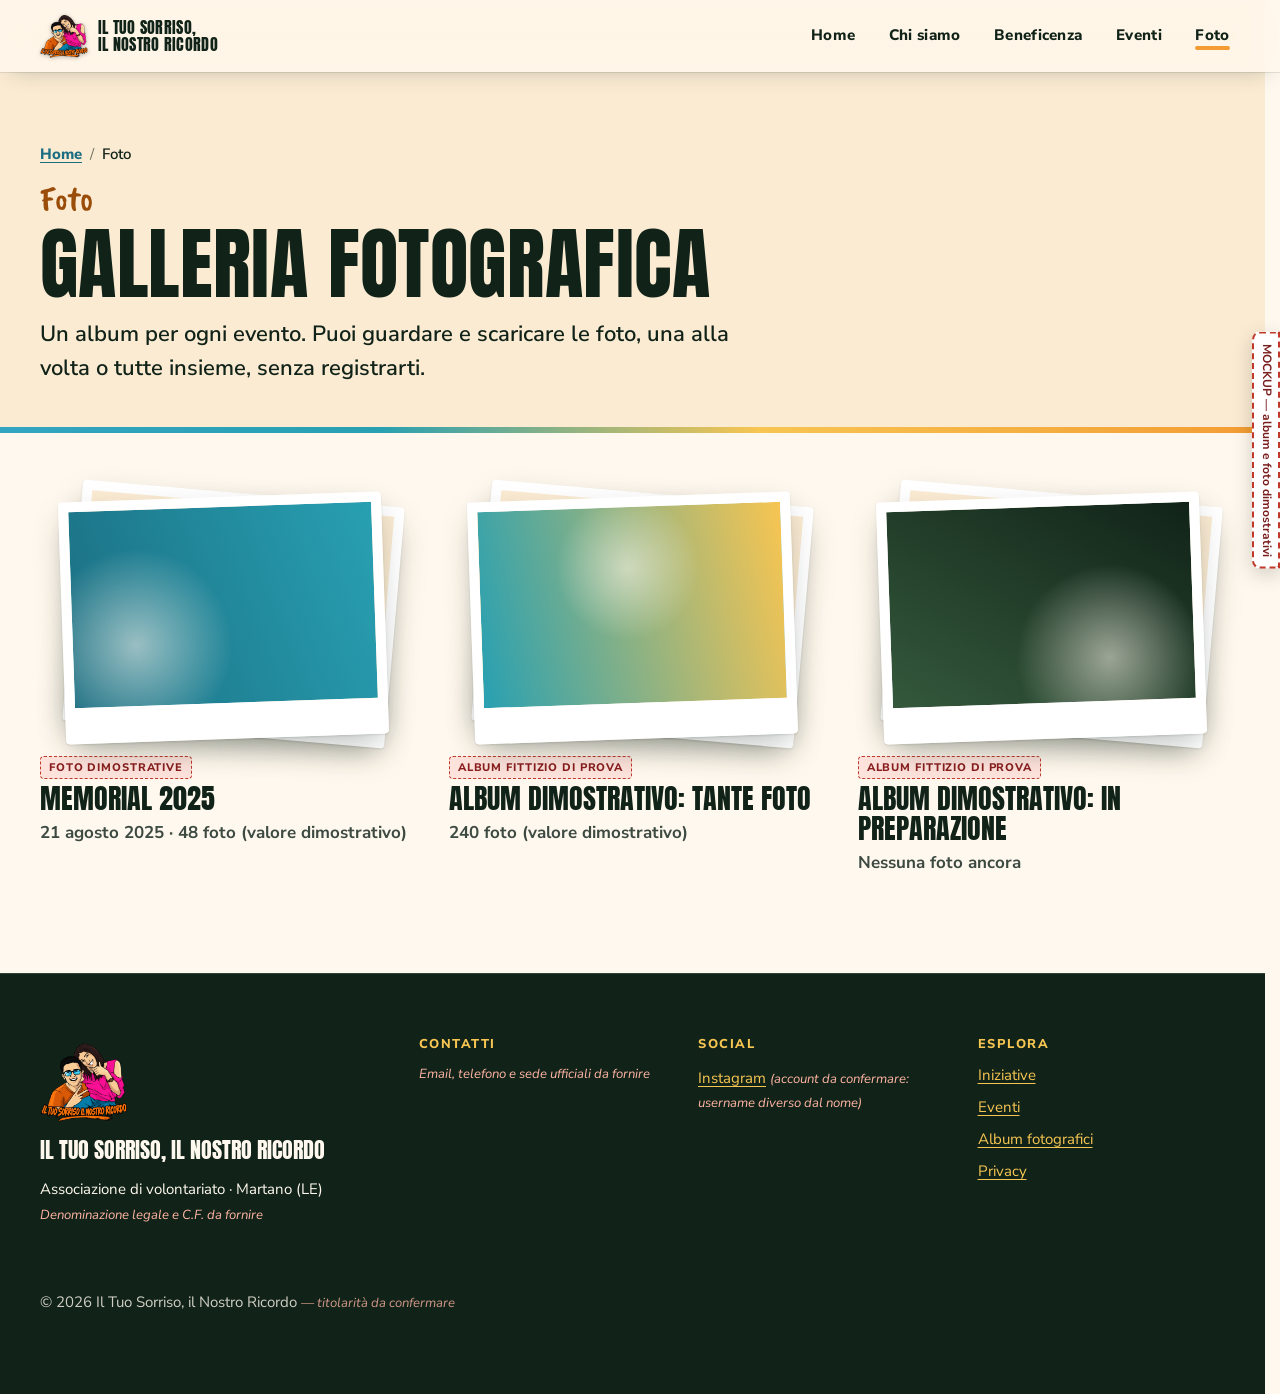
<file: design/mockup/foto.html>
<!doctype html>
<html lang="it">
<head>
<meta charset="utf-8">
<meta name="viewport" content="width=device-width, initial-scale=1, viewport-fit=cover">
<meta name="robots" content="noindex">
<title>Galleria fotografica · Il Tuo Sorriso, il Nostro Ricordo</title>
<link rel="icon" href="../assets/intro-figure.webp" type="image/webp">
<link rel="preconnect" href="https://fonts.googleapis.com">
<link rel="preconnect" href="https://fonts.gstatic.com" crossorigin>
<link href="https://fonts.googleapis.com/css2?family=Anton&family=Caveat+Brush&family=Nunito+Sans:opsz,wght@6..12,400;6..12,600;6..12,800&display=swap" rel="stylesheet">
<link rel="stylesheet" href="tokens.css">
<link rel="stylesheet" href="mockup.css">
<link rel="stylesheet" href="pages.css">
</head>
<body data-page="foto" data-section="foto">
<a class="skip-link" href="#main">Vai al contenuto</a>
<div class="mockup-flag" role="note">MOCKUP — album e foto dimostrativi</div>
<header class="nav" data-state="solid"></header>

<main id="main">
<section class="page-head" aria-labelledby="page-title">
  <div class="wrap">
    <nav class="crumbs" aria-label="Percorso"><ol><li><a href="index.html">Home</a></li><li><span aria-current="page">Foto</span></li></ol></nav>
    <p class="eyebrow-hand">Foto</p>
    <h1 id="page-title" class="h2">Galleria fotografica</h1>
    <p class="lead">Un album per ogni evento. Puoi guardare e scaricare le foto, una alla volta o tutte insieme, senza registrarti.</p>
  </div>
</section>
<section class="page-body" aria-label="Album">
  <div class="wrap"><ul class="album-grid" id="albums"></ul></div>
</section>
</main>

<footer class="footer"></footer>
<script src="data.js"></script>
<script src="site.js"></script>
<script src="pages.js"></script>
</body>
</html>
</file>
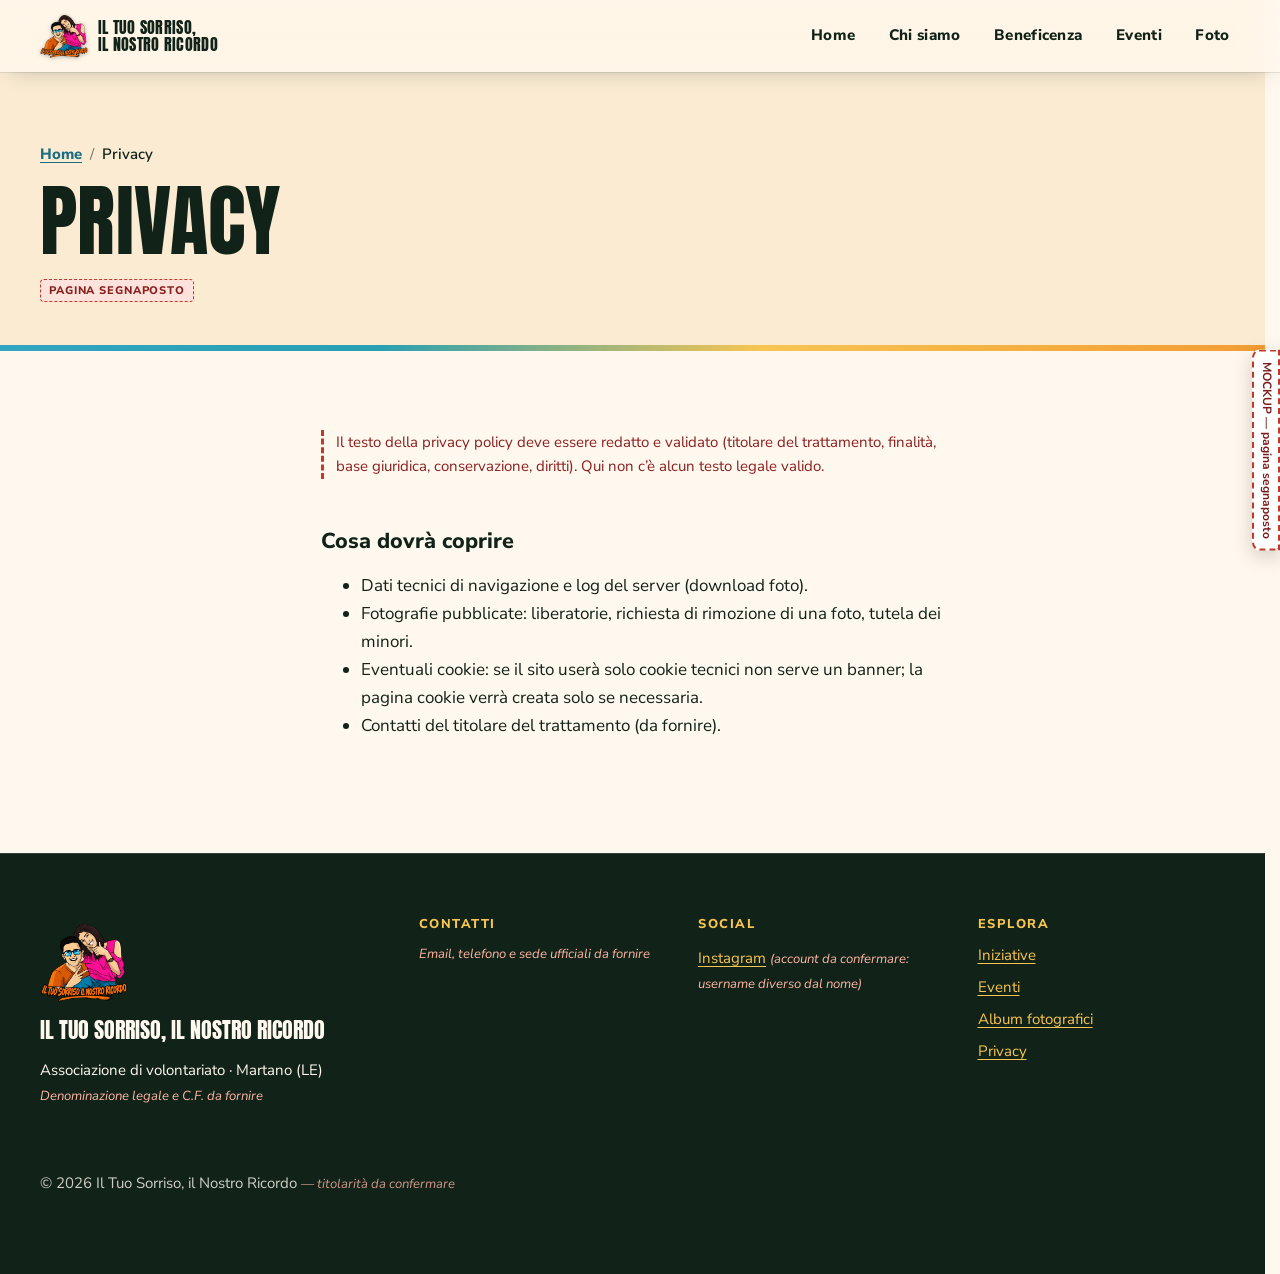
<file: design/mockup/privacy.html>
<!doctype html>
<html lang="it">
<head>
<meta charset="utf-8">
<meta name="viewport" content="width=device-width, initial-scale=1, viewport-fit=cover">
<meta name="robots" content="noindex">
<title>Privacy · Il Tuo Sorriso, il Nostro Ricordo</title>
<link rel="icon" href="../assets/intro-figure.webp" type="image/webp">
<link rel="preconnect" href="https://fonts.googleapis.com">
<link rel="preconnect" href="https://fonts.gstatic.com" crossorigin>
<link href="https://fonts.googleapis.com/css2?family=Anton&family=Caveat+Brush&family=Nunito+Sans:opsz,wght@6..12,400;6..12,600;6..12,800&display=swap" rel="stylesheet">
<link rel="stylesheet" href="tokens.css">
<link rel="stylesheet" href="mockup.css">
<link rel="stylesheet" href="pages.css">
</head>
<body data-page="privacy" data-section="">
<a class="skip-link" href="#main">Vai al contenuto</a>
<div class="mockup-flag" role="note">MOCKUP — pagina segnaposto</div>
<header class="nav" data-state="solid"></header>

<main id="main">
<section class="page-head" aria-labelledby="page-title">
  <div class="wrap">
    <nav class="crumbs" aria-label="Percorso"><ol><li><a href="index.html">Home</a></li><li><span aria-current="page">Privacy</span></li></ol></nav>
    <h1 id="page-title" class="h2">Privacy</h1>
    <span class="tag-prov">Pagina segnaposto</span>
  </div>
</section>
<section class="page-body">
  <div class="wrap prose">
    <p class="note-prov">Il testo della privacy policy deve essere redatto e validato (titolare del trattamento, finalità, base giuridica, conservazione, diritti). Qui non c’è alcun testo legale valido.</p>
    <h2>Cosa dovrà coprire</h2>
    <ul>
      <li>Dati tecnici di navigazione e log del server (download foto).</li>
      <li>Fotografie pubblicate: liberatorie, richiesta di rimozione di una foto, tutela dei minori.</li>
      <li>Eventuali cookie: se il sito userà solo cookie tecnici non serve un banner; la pagina cookie verrà creata solo se necessaria.</li>
      <li>Contatti del titolare del trattamento (da fornire).</li>
    </ul>
  </div>
</section>
</main>

<footer class="footer"></footer>
<script src="data.js"></script>
<script src="site.js"></script>
<script src="pages.js"></script>
</body>
</html>
</file>
<file: design/mockup/tokens.css>
/* =========================================================
   MOCKUP — design token (Fase A, non codice di produzione)
   Sorgente: palette fornita dal committente (6 HEX invariati)
   + colori derivati per testo/sfondi con contrasto verificato.
   ========================================================= */
:root {
  /* Palette originale — NON modificare */
  --c-sky: #32A5C2;
  --c-sunset: #F39C33;
  --c-gold: #F7C552;
  --c-palm: #112318;
  --c-hill: #34593C;
  --c-sea: #28A0B2;

  /* Derivati (contrasti misurati, vedi docs/DESIGN.md) */
  --c-cream: #FFF8EE;        /* sfondo principale */
  --c-sand: #FBEBD3;         /* sfondo sezioni calme alternate */
  --c-ink: #112318;          /* testo principale = palm, 15.6:1 su cream */
  --c-ink-soft: #3D4A42;     /* testo secondario, 8.8:1 su cream */
  --c-sunset-text: #9A4D08;  /* arancio per testo/link su chiaro, 5.8:1 */
  --c-sea-text: #1B6E82;     /* turchese per testo/link su chiaro, 5.5:1 */
  --c-on-dark: #FFF8EE;      /* testo su palm, 15.6:1 */
  --c-placeholder: #E6DCCB;

  /* Tipografia (Google Fonts, licenza OFL — da confermare) */
  --f-display: "Anton", "Impact", "Arial Narrow", sans-serif;
  --f-body: "Nunito Sans", system-ui, -apple-system, "Segoe UI", sans-serif;
  --f-hand: "Caveat Brush", "Comic Sans MS", cursive;

  /* Scala fluida */
  --fs-hero: clamp(3rem, 2rem + 6vw, 7.5rem);
  --fs-h2: clamp(2.5rem, 1.6rem + 4.2vw, 5.5rem);
  --fs-h3: clamp(1.5rem, 1.2rem + 1.4vw, 2.25rem);
  --fs-lead: clamp(1.125rem, 1rem + .5vw, 1.375rem);
  --fs-body: 1.0625rem;
  --fs-small: .9375rem;
  --fs-hand: clamp(1.5rem, 1.2rem + 1.2vw, 2.25rem);

  /* Spaziatura (base 4px) */
  --s-1: .25rem; --s-2: .5rem; --s-3: .75rem; --s-4: 1rem; --s-5: 1.5rem;
  --s-6: 2rem; --s-7: 3rem; --s-8: 4rem; --s-9: 6rem; --s-10: 8rem;
  --gutter: clamp(1rem, .5rem + 2.5vw, 3rem);
  --section-y: clamp(4.5rem, 3rem + 7vw, 10rem);
  --maxw: 1280px;

  /* Forma ed elevazione */
  --r-sm: 8px; --r-md: 16px; --r-lg: 28px; --r-pill: 999px;
  --shadow-photo: 0 1px 2px rgba(17,35,24,.12), 0 12px 32px -8px rgba(17,35,24,.35);
  --shadow-card: 0 2px 6px rgba(17,35,24,.08), 0 24px 48px -16px rgba(17,35,24,.28);

  /* Motion */
  --ease-out: cubic-bezier(.22, 1, .36, 1);
  --ease-in-out: cubic-bezier(.65, 0, .35, 1);
  --d-fast: 160ms; --d-base: 280ms; --d-slow: 600ms;

  --nav-h: 72px;
  --focus: 3px solid var(--c-sea-text);
}
@media (prefers-reduced-motion: reduce) {
  :root { --d-fast: 0ms; --d-base: 0ms; --d-slow: 0ms; }
}
</file>
<file: design/mockup/mockup.css>
/* =========================================================
   MOCKUP Fase A — stili della Home e della pagina album.
   Prototipo isolato per la revisione grafica: NON è il codice
   dell'applicazione (React) che verrà scritto in Fase B.
   ========================================================= */
*, *::before, *::after { box-sizing: border-box; }
html { scrollbar-gutter: stable; scroll-behavior: smooth; scroll-padding-top: calc(var(--nav-h) + 8px); -webkit-text-size-adjust: 100%; }
@media (prefers-reduced-motion: reduce) { html { scroll-behavior: auto; } }
body {
  margin: 0; background: var(--c-cream); color: var(--c-ink);
  font: 400 var(--fs-body)/1.65 var(--f-body);
  -webkit-font-smoothing: antialiased; text-rendering: optimizeLegibility;
  overflow-x: clip;
}
img { display: block; max-width: 100%; }
a { color: var(--c-sea-text); text-underline-offset: .2em; }
:focus-visible { outline: var(--focus); outline-offset: 3px; border-radius: 4px; }
.charity :focus-visible, .thanks :focus-visible, .footer :focus-visible, .nav[data-state="over-hero"] :focus-visible, .nav__menu.is-open :focus-visible { outline-color: var(--c-gold); }

.visually-hidden { position: absolute !important; width: 1px; height: 1px; overflow: hidden; clip: rect(0 0 0 0); white-space: nowrap; }
.skip-link { position: absolute; left: 1rem; top: -100px; z-index: 100; background: var(--c-palm); color: var(--c-cream); padding: .75rem 1rem; border-radius: var(--r-sm); }
.skip-link:focus { top: 1rem; }
.wrap { width: 100%; max-width: var(--maxw); margin-inline: auto; padding-inline: var(--gutter); }
.section { padding-block: var(--section-y); position: relative; }
.center { text-align: center; }

/* Etichette di mockup */
.mockup-flag { position: fixed; z-index: 90; right: 0; top: 50%; transform: translateY(-50%); writing-mode: vertical-rl; border-radius: 8px 0 0 8px !important; padding: 10px 4px !important; background: #fff; color: #7a1d1d; border: 2px dashed #c0392b; font: 700 12px/1.3 var(--f-body); padding: 6px 12px; border-radius: 999px; box-shadow: 0 6px 20px rgba(0,0,0,.18); pointer-events: none; max-width: calc(100% - 24px); text-align: center; }
.tag-prov { display: inline-block; font: 800 11px/1 var(--f-body); letter-spacing: .08em; text-transform: uppercase; color: #8a1f1f; background: #fde3dc; border: 1px dashed #c0392b; padding: 5px 8px; border-radius: 4px; }
.tag-prov--dark { background: transparent; color: #ffb4a3; border-color: #ffb4a3; }
.note-prov { font-size: var(--fs-small); color: #8a1f1f; border-left: 3px dashed #c0392b; padding-left: .75rem; }
.tbd { color: #b5523a; font-style: italic; font-size: .875em; }
.footer .tbd { color: #ffb4a3; }

/* Tipografia */
.h2 { font: 400 var(--fs-h2)/.95 var(--f-display); text-transform: uppercase; letter-spacing: .005em; margin: 0 0 var(--s-5); text-wrap: balance; }
.h2--sm { font-size: clamp(2rem, 1.4rem + 2.8vw, 3.75rem); }
.h3 { font: 800 var(--fs-h3)/1.15 var(--f-body); margin: 0 0 var(--s-4); text-wrap: balance; letter-spacing: -.01em; }
.lead { font-size: var(--fs-lead); line-height: 1.55; font-weight: 600; }
.eyebrow-hand { font: 400 var(--fs-hand)/1 var(--f-hand); color: var(--c-sunset-text); margin: 0 0 var(--s-2); transform: rotate(-2deg); transform-origin: left; }
.eyebrow-hand--gold { color: var(--c-gold); }
.mark { position: relative; white-space: nowrap; z-index: 0; }
.mark::after { content: ""; position: absolute; z-index: -1; left: -.08em; right: -.08em; bottom: .02em; height: .32em; background: var(--c-sunset); border-radius: 3px 10px 4px 12px; transform: skewX(-12deg) rotate(-1deg); }
.mark--sky::after { background: var(--c-sky); }

/* Bottoni */
.btn { display: inline-flex; align-items: center; gap: .5em; min-height: 48px; padding: .75rem 1.375rem; border-radius: var(--r-pill); font: 800 1rem/1 var(--f-body); text-decoration: none; border: 2px solid transparent; transition: transform var(--d-fast) var(--ease-out), background-color var(--d-fast); }
.btn:hover { transform: translateY(-2px); }
.btn:active { transform: translateY(0) scale(.98); }
.btn--gold { background: var(--c-gold); color: var(--c-palm); }
.btn--gold:hover { background: #ffd36e; }
.btn--ink { background: var(--c-palm); color: var(--c-cream); }
.btn--ink:hover { background: var(--c-hill); }
.link-arrow { font-weight: 800; color: var(--c-sea-text); display: inline-flex; gap: .4em; align-items: center; min-height: 44px; }
.link-arrow span { transition: transform var(--d-fast) var(--ease-out); }
.link-arrow:hover span { transform: translateX(4px); }
.link-arrow--light { color: var(--c-gold); }
.icon-btn { width: 52px; height: 52px; border-radius: 50%; border: 2px solid currentColor; background: transparent; color: inherit; display: grid; place-items: center; cursor: pointer; transition: background-color var(--d-fast), color var(--d-fast), transform var(--d-fast) var(--ease-out); }
.icon-btn svg { width: 22px; height: 22px; }
.icon-btn:hover:not(:disabled) { background: var(--c-gold); color: var(--c-palm); border-color: var(--c-gold); }
.icon-btn:active:not(:disabled) { transform: scale(.94); }
.icon-btn:disabled { opacity: .35; cursor: default; }

/* Segnaposto fotografici */
.ph { width: 100%; height: 100%; display: grid; place-items: center; text-align: center; color: rgba(17,35,24,.75); font: 800 .95rem/1.3 var(--f-body); position: relative; overflow: hidden; }
.ph span { background: rgba(255,248,238,.85); padding: .5rem .8rem; border-radius: 6px; }
.ph small { font-weight: 600; }
.ph--warm { background: radial-gradient(circle at 30% 70%, #F7C552, transparent 55%), linear-gradient(160deg, #F39C33, #c86b1c); }
.ph--sea { background: radial-gradient(circle at 70% 30%, #9fe0ea, transparent 50%), linear-gradient(200deg, #28A0B2, #1B6E82); }
.ph--hospital { background: linear-gradient(135deg, #32A5C2 0%, #28A0B2 45%, #34593C 100%); }
.ph--poster { background: linear-gradient(170deg, #112318 0%, #34593C 55%, #F39C33 100%); }
.ph--poster2 { background: repeating-linear-gradient(45deg, #efe4d2 0 12px, #e7d9c3 12px 24px); }

/* ================= NAVBAR ================= */
.nav { position: fixed; inset: 0 0 auto 0; z-index: 50; height: var(--nav-h); color: var(--c-cream); transition: background-color var(--d-base), color var(--d-base), box-shadow var(--d-base), opacity var(--d-slow); }
.nav__inner { height: 100%; max-width: 1440px; margin-inline: auto; padding-inline: var(--gutter); display: flex; align-items: center; justify-content: space-between; gap: 1rem; }
.nav[data-state="over-hero"] { background: linear-gradient(to bottom, rgba(17,35,24,.55), rgba(17,35,24,0)); text-shadow: 0 1px 3px rgba(0,0,0,.45); }
.nav[data-state="solid"] { background: rgba(255,248,238,.93); color: var(--c-ink); box-shadow: 0 1px 0 rgba(17,35,24,.1), 0 8px 24px -12px rgba(17,35,24,.3); }
@supports (backdrop-filter: blur(1px)) or (-webkit-backdrop-filter: blur(1px)) {
  .nav[data-state="solid"] { background: rgba(255,248,238,.82); -webkit-backdrop-filter: saturate(1.4) blur(14px); backdrop-filter: saturate(1.4) blur(14px); }
}
body.intro-running .nav { opacity: 0; pointer-events: none; }
.nav__logo { display: flex; align-items: center; gap: .6rem; color: inherit; text-decoration: none; }
.nav__logo img { width: 48px; height: 48px; filter: drop-shadow(0 1px 2px rgba(0,0,0,.3)); }
.nav__name { font: 400 1rem/1.05 var(--f-display); text-transform: uppercase; letter-spacing: .02em; }
.nav__menu ul { list-style: none; display: flex; gap: clamp(.25rem, 1vw, 1rem); margin: 0; padding: 0; }
.nav__menu a { position: relative; display: inline-flex; align-items: center; min-height: 44px; padding: 0 .65rem; color: inherit; text-decoration: none; font: 800 .95rem/1 var(--f-body); letter-spacing: .02em; }
.nav__menu a::after { content: ""; position: absolute; left: .65rem; right: .65rem; bottom: 8px; height: 4px; border-radius: 4px; background: var(--c-sunset); transform: scaleX(0); transform-origin: left; transition: transform var(--d-base) var(--ease-out); }
.nav__menu a:hover::after { transform: scaleX(.4); }
.nav__menu a[aria-current="true"]::after { transform: scaleX(1); }
.nav__toggle { display: none; }

@media (max-width: 860px) {
  .nav__name { font-size: .9rem; }
  .nav__toggle { display: inline-flex; align-items: center; gap: .5rem; min-height: 48px; padding: 0 .9rem; border-radius: var(--r-pill); border: 2px solid currentColor; background: transparent; color: inherit; font: 800 .95rem/1 var(--f-body); cursor: pointer; position: relative; z-index: 2; }
  .nav__toggle-bars, .nav__toggle-bars::before { display: block; width: 18px; height: 2px; background: currentColor; border-radius: 2px; position: relative; transition: transform var(--d-base) var(--ease-out); }
  .nav__toggle-bars::before { content: ""; position: absolute; top: 6px; }
  .nav__toggle-bars { transform: translateY(-3px); }
  .nav__toggle[aria-expanded="true"] .nav__toggle-bars { transform: rotate(45deg); }
  .nav__toggle[aria-expanded="true"] .nav__toggle-bars::before { transform: translateY(-6px) rotate(-90deg); }
  .nav__menu { position: fixed; inset: 0; background: var(--c-palm); color: var(--c-cream); padding: calc(var(--nav-h) + 2rem) var(--gutter) 2rem; display: flex; flex-direction: column; justify-content: center; visibility: hidden; opacity: 0; transition: opacity var(--d-base), visibility 0s var(--d-base); text-shadow: none; }
  .nav__menu.is-open { visibility: visible; opacity: 1; transition: opacity var(--d-base); }
  .nav__menu ul { flex-direction: column; gap: .25rem; }
  .nav__menu a { font: 400 clamp(2.5rem, 12vw, 3.5rem)/1.1 var(--f-display); text-transform: uppercase; min-height: 56px; padding: 0; }
  .nav__menu a::after { left: 0; right: auto; width: 2.5rem; bottom: 4px; }
  .nav:has(.nav__menu.is-open) { color: var(--c-cream); background: transparent; box-shadow: none; -webkit-backdrop-filter: none; backdrop-filter: none; }
}

/* ================= HERO + INTRO ================= */
.hero { position: relative; height: 100vh; height: 100svh; min-height: 520px; overflow: hidden; background: var(--c-cream); isolation: isolate; }
.hero__scene { position: absolute; inset: 0; background: var(--c-palm); clip-path: circle(var(--reveal, 150%) at var(--sun-x, 50%) var(--sun-y, 50%)); }
.hero__backdrop { position: absolute; inset: -6%; width: 112%; height: 112%; object-fit: cover; filter: blur(26px) saturate(1.1) brightness(.6); transform: translateZ(0); }
/* Quadrato dell'illustrazione: stessa geometria per scena e intro */
.hero__art { position: absolute; aspect-ratio: 1; width: min(100svh, 100vw); left: 50%; top: 50%; transform: translate(-50%, -50%); }
.hero__img { width: 100%; height: 100%;
  -webkit-mask: linear-gradient(to right, transparent, #000 7%, #000 93%, transparent), linear-gradient(to bottom, transparent, #000 5%, #000 95%, transparent);
  -webkit-mask-composite: source-in; mask: linear-gradient(to right, transparent, #000 7%, #000 93%, transparent) intersect, linear-gradient(to bottom, transparent, #000 5%, #000 95%, transparent); }
.hero__intro { position: absolute; inset: 0; pointer-events: none; }
.cut { position: absolute; inset: 0; width: 100%; height: 100%; transform-origin: 0 0; will-change: transform, opacity; }
/* Trasformazioni misurate (SIFT + RANSAC) dall'intro all'illustrazione principale */
.cut--figures { clip-path: inset(0 0 25.5% 0); --to: translate(10.774%, 18.158%) scale(.7944); }
.cut--title   { clip-path: inset(74.5% 0 0 0); --to: translate(2.504%, 5.191%) scale(.9543); }
.hero.is-done .hero__intro { display: none; }

.hero__skip { position: absolute; z-index: 5; right: var(--gutter); bottom: calc(var(--gutter) + env(safe-area-inset-bottom)); min-height: 44px; padding: .5rem 1rem; border-radius: var(--r-pill); border: 2px solid var(--c-palm); background: rgba(255,248,238,.9); color: var(--c-palm); font: 800 .9rem/1 var(--f-body); cursor: pointer; }
.hero.is-done .hero__skip { display: none; }

.hero__place, .hero__cue { position: absolute; z-index: 3; color: var(--c-cream); text-shadow: 0 1px 4px rgba(0,0,0,.55); transition: opacity var(--d-slow) var(--ease-out), transform var(--d-slow) var(--ease-out); }
.hero:not(.is-done) .hero__place, .hero:not(.is-done) .hero__cue { opacity: 0; transform: translateY(12px); }
.hero__place { left: var(--gutter); bottom: var(--gutter); margin: 0; display: flex; flex-direction: column; font: 400 1.5rem/1.05 var(--f-hand); }
.hero__place span:last-child { font: 400 1rem/1.4 var(--f-display); letter-spacing: .12em; text-transform: uppercase; color: var(--c-gold); }
.hero__cue { right: var(--gutter); bottom: var(--gutter); display: inline-flex; align-items: center; gap: .6rem; min-height: 48px; padding: .5rem 1.1rem .5rem 1.25rem; border-radius: var(--r-pill); background: var(--c-gold); color: var(--c-palm); text-shadow: none; text-decoration: none; font: 800 .95rem/1 var(--f-body); box-shadow: 0 8px 24px -6px rgba(0,0,0,.45); }
.hero__cue svg { width: 20px; height: 20px; animation: cue 2.4s var(--ease-in-out) infinite; }
@keyframes cue { 0%, 60%, 100% { transform: translateY(0); } 30% { transform: translateY(4px); } }
@media (prefers-reduced-motion: reduce) { .hero__cue svg { animation: none; } }

/* Mobile verticale: illustrazione intera in alto (nessun taglio),
   banda scura sotto con luogo e CTA — niente fondo sfocato */
@media (max-aspect-ratio: 4/5) {
  .hero__backdrop { display: none; }
  .hero__art { width: 100vw; top: 0; transform: translateX(-50%); }
  .hero__img { -webkit-mask: linear-gradient(to bottom, #000 80%, transparent); mask: linear-gradient(to bottom, #000 80%, transparent); }
  .hero__place { top: calc(100vw + 1rem); bottom: auto; font-size: 2rem; }
  .hero__place span:last-child { font-size: 1.25rem; }
  .hero__cue { left: var(--gutter); right: var(--gutter); justify-content: center; bottom: calc(var(--gutter) + env(safe-area-inset-bottom)); }
}

/* ================= CHI SIAMO ================= */
.about { overflow: hidden; }
.about__grid { display: grid; grid-template-columns: repeat(12, minmax(0, 1fr)); column-gap: var(--s-5); row-gap: var(--s-6); align-items: start; }
.about__head { grid-column: 1 / span 7; }
.about__text { grid-column: 1 / span 6; grid-row: 2 / span 2; max-width: 38rem; }
.about__photo { margin: 0; position: relative; }
.about__photo .ph { border: 10px solid #fff; border-bottom-width: 44px; box-shadow: var(--shadow-photo); }
.about__photo--a { grid-column: 8 / span 5; grid-row: 1 / span 2; aspect-ratio: 4/5; transform: rotate(3deg); }
.about__photo--b { grid-column: 7 / span 4; grid-row: 3 / span 2; aspect-ratio: 1; transform: rotate(-4deg); margin-top: -18%; z-index: 1; }
.hand-caption { position: absolute; left: 12px; bottom: 6px; font: 400 1.25rem/1 var(--f-hand); color: var(--c-ink-soft); }
.hand-caption small { font: 600 10px var(--f-body); color: #8a1f1f; }
.about__quote { grid-column: 1 / span 6; margin: var(--s-5) 0 0; font: 400 clamp(1.75rem, 1.2rem + 2vw, 2.75rem)/1.1 var(--f-hand); color: var(--c-hill); }
.about__quote p { margin: 0; }
@media (max-width: 860px) {
  .about__grid { grid-template-columns: 1fr 1fr; }
  .about__head, .about__text, .about__quote { grid-column: 1 / -1; grid-row: auto; }
  .about__photo--a { grid-column: 1 / span 2; grid-row: auto; width: 78%; justify-self: end; }
  .about__photo--b { grid-column: 1 / span 2; grid-row: auto; width: 58%; margin-top: -22%; }
}

/* ================= BENEFICENZA ================= */
.charity { background: var(--c-palm); color: var(--c-on-dark); overflow: hidden; }
.charity::before { content: ""; position: absolute; inset: 0 0 auto 0; height: 6px; background: linear-gradient(90deg, var(--c-sky), var(--c-sea) 30%, var(--c-gold) 60%, var(--c-sunset)); }
.charity__head { display: flex; justify-content: space-between; align-items: end; gap: var(--s-5); margin-bottom: var(--s-6); }
.carousel-ctrl { display: flex; gap: .75rem; }
.carousel { display: grid; grid-auto-flow: column; grid-auto-columns: min(78vw, 1040px); gap: var(--s-5); overflow-x: auto; scroll-snap-type: x mandatory; scroll-padding-inline: max(var(--gutter), calc((100vw - var(--maxw)) / 2 + var(--gutter))); padding: var(--s-2) max(var(--gutter), calc((100vw - var(--maxw)) / 2 + var(--gutter))) var(--s-5); scrollbar-width: none; overscroll-behavior-x: contain; }
.carousel::-webkit-scrollbar { display: none; }
.ccard { scroll-snap-align: start; display: grid; grid-template-columns: 1.15fr 1fr; background: var(--c-cream); color: var(--c-ink); border-radius: var(--r-lg); overflow: hidden; min-height: 460px; box-shadow: var(--shadow-card); }
.ccard__media { position: relative; min-height: 280px; }
.ccard__stat { position: absolute; left: 1.25rem; bottom: 1.25rem; margin: 0; background: var(--c-gold); color: var(--c-palm); padding: .9rem 1.1rem; border-radius: var(--r-md); transform: rotate(-3deg); display: flex; flex-direction: column; box-shadow: var(--shadow-photo); }
.ccard__stat b { font: 400 clamp(1.5rem, 1.1rem + 1.4vw, 2.25rem)/1 var(--f-display); text-transform: uppercase; }
.ccard__stat span { font: 700 .85rem/1.2 var(--f-body); }
.ccard__body { padding: clamp(1.5rem, 1rem + 2vw, 3rem); display: flex; flex-direction: column; align-items: flex-start; }
.ccard__meta { display: flex; flex-wrap: wrap; gap: .4rem .9rem; margin: 0 0 var(--s-4); font: 800 .8rem/1.3 var(--f-body); letter-spacing: .06em; text-transform: uppercase; color: var(--c-sea-text); }
.ccard__meta span + span::before { content: "•"; margin-right: .9rem; color: var(--c-sunset); }
.ccard__body .btn { margin-top: auto; }
.src { font-size: .8rem; color: var(--c-ink-soft); margin: var(--s-4) 0 0; }
.ccard--ghost { background: transparent; border: 2px dashed rgba(255,248,238,.35); box-shadow: none; display: grid; place-items: center; grid-template-columns: 1fr; }
.ghost-label { text-align: center; font: 800 .85rem/1.5 var(--f-body); letter-spacing: .1em; color: rgba(255,248,238,.6); padding: 2rem; }
.ghost-label small { letter-spacing: 0; font-weight: 600; }
.charity__foot { display: flex; justify-content: space-between; align-items: center; gap: 1rem; }
.dots { display: flex; gap: .5rem; list-style: none; margin: 0; padding: 0; }
.dots li { width: 10px; height: 10px; border-radius: 99px; background: rgba(255,248,238,.35); transition: width var(--d-base) var(--ease-out), background-color var(--d-base); }
.dots li[aria-current="true"] { width: 32px; background: var(--c-gold); }
@media (max-width: 860px) {
  .carousel { grid-auto-columns: 86vw; gap: var(--s-4); }
  .ccard { grid-template-columns: 1fr; min-height: 0; }
  .ccard__media { aspect-ratio: 4/3; min-height: 0; }
  .carousel-ctrl .icon-btn { width: 48px; height: 48px; }
}

/* ================= EVENTI ================= */
.events { background: var(--c-sand); }
.events__head { margin-bottom: var(--s-7); }
.timeline { list-style: none; margin: 0; padding: 0; display: grid; gap: clamp(3rem, 2rem + 4vw, 6rem); position: relative; }
.ecard { display: grid; grid-template-columns: repeat(12, minmax(0, 1fr)); align-items: center; column-gap: var(--s-5); }
.ecard__poster { grid-column: 1 / span 5; aspect-ratio: 3/4; border-radius: var(--r-md); overflow: hidden; box-shadow: var(--shadow-card); transform: rotate(-2deg); transition: transform var(--d-slow) var(--ease-out); }
.ecard:hover .ecard__poster { transform: rotate(0deg) scale(1.015); }
.ecard__body { grid-column: 7 / span 6; }
.ecard:nth-child(even) .ecard__poster { grid-column: 8 / span 5; grid-row: 1; transform: rotate(2deg); }
.ecard:nth-child(even) .ecard__body { grid-column: 1 / span 6; grid-row: 1; }
.ecard__date { font: 400 1.25rem/1 var(--f-display); text-transform: uppercase; letter-spacing: .06em; color: var(--c-sunset-text); margin: 0 0 var(--s-3); }
.ecard__date b { font-weight: 400; font-size: 4.5rem; line-height: .85; display: block; color: var(--c-ink); }
.ecard__place { font-weight: 700; color: var(--c-ink-soft); margin-top: -.5rem; }
.ecard__actions { display: flex; flex-wrap: wrap; gap: .75rem 1.5rem; align-items: center; margin-top: var(--s-5); }
.ecard--ghost .ecard__poster { box-shadow: none; opacity: .7; }
.ghost-inline { font: 800 .8rem/1.4 var(--f-body); letter-spacing: .08em; color: #8a6d4a; }
.sk { height: 14px; background: #eadcc4; border-radius: 6px; margin: .7rem 0; width: 80%; }
.sk--l { height: 34px; width: 65%; } .sk--s { width: 45%; }
@media (max-width: 860px) {
  .ecard, .ecard:nth-child(even) { grid-template-columns: 1fr; row-gap: var(--s-5); }
  .ecard__poster, .ecard:nth-child(even) .ecard__poster { grid-column: 1; grid-row: 1; width: 82%; justify-self: center; }
  .ecard__body, .ecard:nth-child(even) .ecard__body { grid-column: 1; grid-row: 2; }
}

/* ================= FOTO ================= */
.photos { background: linear-gradient(180deg, var(--c-sky) 0%, #6cc0d3 55%, var(--c-gold) 140%); overflow: hidden; }
.photos .eyebrow-hand { color: var(--c-palm); }
.photos__grid { display: grid; grid-template-columns: 5fr 7fr; gap: var(--s-7); align-items: center; }
.stack { position: relative; display: block; aspect-ratio: 5/4; text-decoration: none; color: var(--c-ink); border-radius: var(--r-lg); }
.stack__photo { position: absolute; inset: 6% 10% 14% 6%; border-radius: 6px; background: #fff; padding: 12px 12px 48px; box-shadow: var(--shadow-photo); transition: transform var(--d-slow) var(--ease-out); }
.stack__photo--3 { background: linear-gradient(160deg, #F39C33, #c86b1c); transform: rotate(-9deg) translate(-4%, 2%); border: 12px solid #fff; border-bottom-width: 48px; padding: 0; }
.stack__photo--2 { background: linear-gradient(200deg, #28A0B2, #34593C); transform: rotate(7deg) translate(5%, -2%); border: 12px solid #fff; border-bottom-width: 48px; padding: 0; }
.stack__photo--1 { transform: rotate(-1.5deg); }
.stack__img { display: block; width: 100%; height: 100%; background: url("../assets/hero-main.webp") center 40% / cover; }
.stack__label { position: absolute; right: 2%; bottom: 0; background: var(--c-palm); color: var(--c-cream); border-radius: var(--r-md); padding: 1rem 1.25rem; display: grid; grid-template-columns: 1fr auto; column-gap: 1.25rem; align-items: center; box-shadow: var(--shadow-card); transition: transform var(--d-base) var(--ease-out); }
.stack__title { font: 400 1.75rem/1 var(--f-display); text-transform: uppercase; }
.stack__sub { grid-column: 1; font-size: .9rem; opacity: .85; }
.stack__go { grid-column: 2; grid-row: 1 / span 2; width: 48px; height: 48px; border-radius: 50%; background: var(--c-gold); color: var(--c-palm); display: grid; place-items: center; font: 800 1.4rem/1 var(--f-body); transition: transform var(--d-base) var(--ease-out); }
@media (hover: hover) and (pointer: fine) {
  .stack:hover .stack__photo--3 { transform: rotate(-15deg) translate(-12%, 4%); }
  .stack:hover .stack__photo--2 { transform: rotate(13deg) translate(13%, -5%); }
  .stack:hover .stack__photo--1 { transform: rotate(0deg) translateY(-3%) scale(1.02); }
  .stack:hover .stack__go { transform: translateX(4px); }
}
.stack:focus-visible { outline-offset: 8px; outline-color: var(--c-palm); }
.stack:focus-visible .stack__photo--3 { transform: rotate(-15deg) translate(-12%, 4%); }
.stack:focus-visible .stack__photo--2 { transform: rotate(13deg) translate(13%, -5%); }
.stack:active .stack__label { transform: scale(.98); }
@media (max-width: 860px) { .photos__grid { grid-template-columns: 1fr; } .stack { aspect-ratio: 1; } .stack__photo { inset: 4% 10% 22% 8%; } }

/* ================= SPONSOR ================= */
.variant-title { font: 800 .85rem/1.3 var(--f-body); letter-spacing: .08em; text-transform: uppercase; color: var(--c-ink-soft); margin: var(--s-7) 0 var(--s-4); }
.logo-grid { list-style: none; margin: 0; padding: 0; display: grid; grid-template-columns: repeat(auto-fill, minmax(150px, 1fr)); gap: var(--s-4); }
.logo-ph { display: grid; place-items: center; height: 96px; min-width: 160px; border-radius: var(--r-md); background: #fff; border: 2px dashed var(--c-placeholder); color: #8a7a62; font: 700 .85rem/1 var(--f-body); }
.logo-grid .logo-ph { min-width: 0; }
.marquee { position: relative; display: grid; gap: var(--s-4); mask: linear-gradient(90deg, transparent, #000 8%, #000 92%, transparent); -webkit-mask: linear-gradient(90deg, transparent, #000 8%, #000 92%, transparent); padding-top: 56px; }
.marquee__pause { position: absolute; top: 0; right: 8%; min-height: 44px; padding: .4rem 1rem; border-radius: var(--r-pill); border: 2px solid var(--c-ink); background: var(--c-cream); font: 800 .85rem/1 var(--f-body); cursor: pointer; color: var(--c-ink); }
.marquee__row { overflow: hidden; }
.marquee__track { display: flex; gap: var(--s-4); width: max-content; animation: marquee 40s linear infinite; }
.marquee__row--rev .marquee__track { animation-direction: reverse; }
.marquee[data-paused="true"] .marquee__track, .marquee:hover .marquee__track, .marquee:focus-within .marquee__track { animation-play-state: paused; }
@keyframes marquee { to { transform: translateX(-50%); } }
@media (prefers-reduced-motion: reduce) { .marquee__track { animation: none; flex-wrap: wrap; width: auto; } .marquee__pause { display: none; } }

/* ================= GRAZIE + FOOTER ================= */
.thanks { background: var(--c-palm); color: var(--c-on-dark); padding-block: var(--section-y) var(--s-8); position: relative; overflow: hidden; }
.thanks::after { content: ""; position: absolute; width: 60vmax; aspect-ratio: 1; right: -20vmax; top: -30vmax; border-radius: 50%; background: radial-gradient(circle, rgba(243,156,51,.45), rgba(247,197,82,.15) 40%, transparent 70%); pointer-events: none; }
.thanks__title { font: 400 clamp(5rem, 3rem + 14vw, 16rem)/.85 var(--f-display); text-transform: uppercase; margin: 0 0 var(--s-5); color: var(--c-gold); position: relative; z-index: 1; }
.thanks__dot { color: var(--c-sunset); }
.thanks__text { font-size: var(--fs-lead); max-width: 40rem; font-weight: 600; position: relative; z-index: 1; }
.footer { background: var(--c-palm); color: var(--c-on-dark); border-top: 1px solid rgba(255,248,238,.15); padding-block: var(--s-8) calc(var(--s-8) + env(safe-area-inset-bottom)); font-size: var(--fs-small); }
.footer a { color: var(--c-gold); }
.footer__grid { display: grid; grid-template-columns: 1.4fr 1fr 1fr 1fr; gap: var(--s-6); }
.footer__logo { width: 88px; height: 88px; margin-bottom: var(--s-3); }
.footer__name { font: 400 1.4rem/1.1 var(--f-display); text-transform: uppercase; margin: 0 0 .5rem; }
.footer__h { font: 800 .8rem/1 var(--f-body); letter-spacing: .12em; text-transform: uppercase; color: var(--c-gold); margin: 0 0 .75rem; }
.footer__links { list-style: none; padding: 0; margin: 0; }
.footer__links li { min-height: 32px; }
.footer__copy { margin-top: var(--s-7); opacity: .8; }
@media (max-width: 860px) { .footer__grid { grid-template-columns: 1fr 1fr; } .footer__grid > :first-child { grid-column: 1 / -1; } }
@media (max-width: 420px) { .footer__grid { grid-template-columns: 1fr; } }

/* Comparsa sezioni (solo opacity/transform, disattivata con reduced motion) */
.reveal { opacity: 0; translate: 0 24px; transition: opacity 700ms var(--ease-out), translate 700ms var(--ease-out), transform var(--d-slow) var(--ease-out); }
.reveal.is-in { opacity: 1; translate: none; }
@media (prefers-reduced-motion: reduce) { .reveal { opacity: 1; translate: none; transition: none; } }

/* Blocchi di scroll: intro in corso e menu mobile aperto */
html.intro-lock, html.intro-lock body, html.menu-open, html.menu-open body { overflow: hidden; overscroll-behavior: none; }
html.intro-lock { scroll-behavior: auto; }
html.intro-lock body { touch-action: none; }
html.intro-lock .hero__skip { touch-action: manipulation; }

/* Carosello con una sola iniziativa: niente frecce né indicatori inutili */
.charity--single .carousel-ctrl, .charity--single .dots { display: none; }
.charity--single .charity__foot { justify-content: flex-end; }

/* Avviso temporaneo (download simulati) */
.toast { position: fixed; z-index: 95; left: 50%; top: calc(var(--nav-h) + 16px); transform: translateX(-50%); background: #fff; color: var(--c-ink); border-left: 6px solid var(--c-sunset); padding: .75rem 1rem; border-radius: var(--r-sm); box-shadow: var(--shadow-card); font-weight: 700; width: max-content; max-width: calc(100% - 24px); }
.toast[hidden] { display: none; }

/* Carosello: schede DEMO NON PUBBLICABILE (solo index.html?demo=carosello) */
.ccard--demo { border: 3px dashed #c0392b; }
.ccard--demo .ccard__body { gap: .5rem; }
.note-prov--dark { color: #ffb4a3; border-left-color: #ffb4a3; margin-top: calc(-1 * var(--s-4)); margin-bottom: var(--s-5); }
</file>
<file: design/mockup/sezioni.css>
/* =========================================================
   MOCKUP — rifinitura delle sole sezioni BENEFICENZA ed EVENTI.
   File isolato, caricato per ultimo e solo da: index, beneficenza,
   beneficenza-articolo, eventi, evento. Ogni selettore è limitato a
   classi usate esclusivamente in queste sezioni (.charity, .ccard, .ecard,
   .events, .year, .event-pager, .poster-zoom, .zoom-dialog…).
   Galleria, Hero, navbar, Chi siamo, Sponsor, Grazie, footer: non toccati.
   ========================================================= */

/* ---------------- BENEFICENZA: carosello ---------------- */
/* Struttura: card al centro, freccia precedente a sinistra, successiva a destra, indicatori sotto */
.charity .cshell {
  --edge: max(var(--gutter), calc((100vw - var(--maxw)) / 2 + var(--gutter)));
  display: grid; grid-template-columns: 1fr; grid-template-areas: "track" "nav" "hint";
}
@media (min-width: 861px) { .charity .cshell { --edge: max(104px, calc((100vw - var(--maxw)) / 2 + var(--gutter))); } }
.charity .cshell { --card: min(78vw, 1040px); }
@media (max-width: 860px) { .charity .cshell { --card: 86vw; } }
/* lo spazio finale permette anche all'ultima card di arrivare nella posizione della prima */
.charity .carousel { grid-area: track; grid-auto-columns: var(--card); padding-inline: var(--edge) max(var(--edge), calc(100% - var(--edge) - var(--card))); scroll-padding-inline: var(--edge); }

.carrow {
  grid-area: track; align-self: center; z-index: 3;
  display: grid; place-items: center; width: 60px; height: 60px; padding: 0; border-radius: 50%;
  border: 3px solid var(--c-palm); background: var(--c-cream); color: var(--c-palm); cursor: pointer;
  box-shadow: 0 10px 28px -8px rgba(0,0,0,.6);
  transition: background-color var(--d-fast), transform var(--d-fast) var(--ease-out);
}
.carrow svg { width: 26px; height: 26px; }
.carrow:hover { background: var(--c-gold); transform: scale(1.06); }
.carrow:active { transform: scale(.94); }
.carrow:focus-visible { outline: 3px solid var(--c-gold); outline-offset: 4px; }
.carrow--prev { justify-self: start; margin-left: calc((var(--edge) - 60px) / 2); }
.carrow--next { justify-self: end; margin-right: calc((var(--edge) - 60px) / 2); }

.cnav { grid-area: nav; display: flex; align-items: center; justify-content: center; gap: .9rem; padding-top: var(--s-2); }
.charity--single .carrow, .charity--single .cnav, .charity--single .carousel-hint { display: none; }
.charity .charity__foot { justify-content: flex-end; padding-top: var(--s-4); }

/* Smartphone: frecce ai lati degli indicatori, sotto la card (mai sopra i contenuti) */
@media (max-width: 860px) {
  .charity .cshell { grid-template-columns: auto 1fr auto; grid-template-areas: "track track track" "prev nav next" "hint hint hint"; align-items: center; }
  .carrow { width: 52px; height: 52px; box-shadow: none; }
  .carrow--prev { grid-area: prev; margin: var(--s-2) 0 0 var(--gutter); }
  .carrow--next { grid-area: next; margin: var(--s-2) var(--gutter) 0 0; }
}

.charity .carousel .ccard {
  transition: opacity 500ms var(--ease-out), transform 500ms var(--ease-out), box-shadow 500ms var(--ease-out);
}
.charity:not(.charity--single) .carousel { cursor: grab; }
/* solo opacità: una trasformazione falserebbe il punto di aggancio dello scorrimento */
.charity:not(.charity--single) .carousel .ccard:not(.is-active) { opacity: .42; cursor: pointer; }
.charity .carousel .ccard.is-active { box-shadow: 0 2px 6px rgba(0,0,0,.2), 0 36px 70px -24px rgba(0,0,0,.65); }
.charity .carousel.is-dragging { cursor: grabbing; scroll-snap-type: none; user-select: none; }
.charity .carousel.is-dragging .ccard { transition: none; }
.charity .carousel:focus-visible { outline: 3px solid var(--c-gold); outline-offset: -3px; }

/* Le colonne della card non si allargano oltre la card (testo mai tagliato) */
.ccard > * { min-width: 0; }
@media (max-width: 860px) { .ccard { grid-template-columns: minmax(0, 1fr); } }

/* Immagine della card: intera, mai tagliata (le illustrazioni hanno fondo scuro) */
.ccard__media { background: var(--c-palm); }
.ccard__img { position: absolute; inset: 0; width: 100%; height: 100%; object-fit: contain; }

/* Bollino data/luogo in alto a destra: non copre le scritte delle illustrazioni */
.ccard__stat { left: auto; bottom: auto; top: 1.25rem; right: 1.25rem; transform: rotate(3deg); }
@media (max-width: 860px) { .ccard__stat { display: none; } } /* su smartphone data e luogo sono già nel testo della card */

/* Card DEMO */
.ccard--demo .tag-prov { margin-bottom: var(--s-3); }
.ccard__nolink { margin: auto 0 0; display: inline-flex; align-items: center; min-height: 48px; padding: .7rem 1.2rem; border-radius: var(--r-pill); border: 2px dashed #c0392b; color: #8a1f1f; font: 800 .9rem/1 var(--f-body); }

/* Indicatori cliccabili (area di tocco 32 px) e contatore */
.charity .dots { gap: .25rem; align-items: center; }
.charity .dots li { width: auto; height: auto; background: none; }
.dots__btn { display: grid; place-items: center; width: 32px; height: 32px; padding: 0; border: 0; background: none; cursor: pointer; border-radius: 99px; }
.dots__btn::before { content: ""; width: 12px; height: 12px; border-radius: 99px; background: rgba(255,248,238,.4); transition: width 300ms var(--ease-out), background-color 300ms; }
.dots__btn:hover::before { background: rgba(255,248,238,.75); }
.dots__btn:focus-visible { outline: 3px solid var(--c-gold); outline-offset: 2px; }
.dots__btn[aria-current="true"] { width: 48px; }
.dots__btn[aria-current="true"]::before { width: 34px; background: var(--c-gold); }
.carousel-count { margin: 0; font: 400 1.25rem/1 var(--f-display); letter-spacing: .08em; color: rgba(255,248,238,.6); }
.carousel-count__now { color: var(--c-gold); font-size: 1.6rem; }
.carousel-hint { grid-area: hint; display: none; margin: var(--s-3) 0 0; padding-inline: var(--gutter); font: 400 1.2rem/1.2 var(--f-hand); color: var(--c-gold); text-align: center; }
@media (hover: none) { .charity:not(.charity--single) .carousel-hint { display: block; } }

/* ---------------- BENEFICENZA / EVENTI: archivi ---------------- */
.archive-summary { margin: 0 0 var(--s-4); font-weight: 700; color: var(--c-ink-soft); }
.archive-summary b { font: 400 2.25rem/1 var(--f-display); color: var(--c-ink); margin-right: .2em; vertical-align: -.1em; }
.year-nav ul { list-style: none; display: flex; flex-wrap: wrap; gap: .5rem; margin: 0 0 var(--s-7); padding: 0; }
.year-nav a { display: inline-flex; align-items: center; min-height: 44px; padding: .4rem 1.1rem; border-radius: var(--r-pill); border: 2px solid var(--c-ink); color: var(--c-ink); font: 800 .95rem/1 var(--f-body); text-decoration: none; transition: background-color var(--d-fast), color var(--d-fast); }
.year-nav a:hover { background: var(--c-ink); color: var(--c-cream); }
.year { position: relative; scroll-margin-top: calc(var(--nav-h) + 16px); }
.year + .year { margin-top: var(--s-9); }
.year__label { position: relative; z-index: 0; margin: 0 0 -.32em; font: 400 clamp(4.5rem, 3rem + 7vw, 10rem)/.8 var(--f-display); color: transparent; -webkit-text-stroke: 2px var(--c-sunset); letter-spacing: .02em; pointer-events: none; }
.year .archive-list, .year .timeline { position: relative; z-index: 1; }
/* Negli eventi le locandine hanno il nastro in alto: l'anno non si sovrappone */
.year .timeline { margin-top: var(--s-6); }
.year:has(.timeline) .year__label { margin-bottom: 0; }
[data-page="eventi"] .group { scroll-margin-top: calc(var(--nav-h) + 16px); }
.events-overview { margin-bottom: var(--s-7); }
.events-overview .year-nav ul { margin-bottom: 0; }

/* ---------------- EVENTI: card ---------------- */
/* Alternanza sinistra/destra esplicita (continua anche fra gli anni dell'archivio) */
@media (min-width: 861px) {
  .ecard.ecard--left .ecard__poster { grid-column: 1 / span 5; grid-row: 1; transform: rotate(-2deg); }
  .ecard.ecard--left .ecard__body { grid-column: 7 / span 6; grid-row: 1; }
  .ecard.ecard--right .ecard__poster { grid-column: 8 / span 5; grid-row: 1; transform: rotate(2deg); }
  .ecard.ecard--right .ecard__body { grid-column: 1 / span 6; grid-row: 1; }
  .ecard.ecard--left:hover .ecard__poster, .ecard.ecard--right:hover .ecard__poster,
  .ecard.ecard--left:focus-within .ecard__poster, .ecard.ecard--right:focus-within .ecard__poster { transform: rotate(0) translateY(-6px); }
}

/* Locandina come stampa appesa: cornice bianca e nastro adesivo */
.ecard__poster { position: relative; overflow: visible; padding: 10px; background: #fff; border-radius: 6px; }
.ecard__poster::before { content: ""; position: absolute; z-index: 2; top: -14px; left: 50%; width: 96px; height: 28px; transform: translateX(-50%) rotate(-3deg); background: rgba(247,197,82,.78); box-shadow: 0 1px 3px rgba(17,35,24,.2); }
.ecard__poster > .ph { border-radius: 3px; }
.poster-zoom { position: relative; display: block; width: 100%; height: 100%; padding: 0; border: 0; border-radius: 3px; overflow: hidden; background: var(--c-palm); cursor: zoom-in; }
.poster-zoom img { width: 100%; height: 100%; object-fit: contain; transition: transform 600ms var(--ease-out); }
.poster-zoom:hover img { transform: scale(1.04); }
.poster-zoom:focus-visible { outline: 3px solid var(--c-sea-text); outline-offset: 4px; }
.poster-zoom__hint { position: absolute; right: 10px; bottom: 10px; padding: .35rem .7rem; border-radius: var(--r-pill); background: rgba(255,248,238,.92); color: var(--c-ink); font: 800 .75rem/1 var(--f-body); opacity: 0; transform: translateY(6px); transition: opacity var(--d-base), transform var(--d-base) var(--ease-out); }
.poster-zoom:hover .poster-zoom__hint, .poster-zoom:focus-visible .poster-zoom__hint { opacity: 1; transform: none; }
@media (hover: none) { .poster-zoom__hint { opacity: 1; transform: none; } }

/* Etichette: tipo di evento, stato */
.ecard__chips { list-style: none; display: flex; flex-wrap: wrap; gap: .4rem; margin: 0 0 .9rem; padding: 0; }
.ecard__chips li { padding: .4rem .75rem; border-radius: var(--r-pill); background: rgba(50,165,194,.16); color: var(--c-sea-text); font: 800 .75rem/1 var(--f-body); letter-spacing: .06em; text-transform: uppercase; }
.ecard__chips .ecard__chip--past { background: rgba(17,35,24,.08); color: var(--c-ink-soft); }
.ecard__chips .ecard__chip--next { background: var(--c-gold); color: var(--c-palm); }
.ecard__chips .ecard__chip--draft { background: #fde3dc; color: #8a1f1f; outline: 1px dashed #c0392b; }
.ecard__place { display: flex; align-items: flex-start; gap: .35rem; }
.ecard__place svg { flex: none; width: 1.15em; height: 1.15em; margin-top: .2em; color: var(--c-sunset-text); }

/* Dettaglio evento: navigazione fra eventi */
.event-pager { display: grid; grid-template-columns: 1fr 1fr; gap: var(--s-4); margin: var(--s-8) 0 var(--s-5); }
.event-pager__link { display: grid; gap: .25rem; padding: var(--s-4) var(--s-5); border-radius: var(--r-md); background: #fff; color: var(--c-ink); text-decoration: none; box-shadow: var(--shadow-photo); transition: transform var(--d-base) var(--ease-out); }
.event-pager__link:hover { transform: translateY(-3px); }
.event-pager__link--next { grid-column: 2; text-align: right; }
.event-pager__dir { font: 800 .75rem/1 var(--f-body); letter-spacing: .1em; text-transform: uppercase; color: var(--c-sunset-text); }
.event-pager__title { font: 800 1.15rem/1.25 var(--f-body); }
.event-pager__date { font-size: var(--fs-small); color: var(--c-ink-soft); }
@media (max-width: 600px) { .event-pager { grid-template-columns: 1fr; } .event-pager__link--next { grid-column: 1; } }

/* Immagine dell'articolo di beneficenza e miniature collegate */
.article__media .poster-zoom { border-radius: 0; }
.related__thumb img { width: 100%; height: 100%; object-fit: cover; }

/* Ingrandimento (dialog separato dal visualizzatore della galleria) */
.zoom-dialog { width: min(94vw, 1100px); max-height: 92vh; padding: 0; border: 0; background: transparent; color: var(--c-cream); overflow: visible; }
.zoom-dialog::backdrop { background: rgba(8,16,11,.92); }
.zoom-dialog__bar { display: flex; justify-content: flex-end; margin-bottom: .5rem; }
.zoom-dialog__close { color: var(--c-cream); }
.zoom-dialog__img { display: block; width: 100%; max-height: 78vh; object-fit: contain; border-radius: 6px; background: var(--c-palm); }
.zoom-dialog__cap { margin: .75rem 0 0; font-size: var(--fs-small); text-align: center; opacity: .85; }
.zoom-dialog[open] { animation: zoom-in 320ms var(--ease-out); }
@keyframes zoom-in { from { opacity: 0; transform: scale(.96); } }

@media (prefers-reduced-motion: reduce) {
  .charity .carousel .ccard, .poster-zoom img, .dots__btn::before, .event-pager__link, .carrow { transition: none; }
  .zoom-dialog[open] { animation: none; }
}
</file>
<file: design/mockup/pages.css>
/* =========================================================
   MOCKUP Fase A.2 — pagine interne (archivi, dettagli, album).
   Riusa token e componenti di mockup.css; qui solo l'impaginazione.
   ========================================================= */

/* Intestazione di pagina */
.page-head { padding: calc(var(--nav-h) + clamp(2.5rem, 2rem + 3vw, 5rem)) 0 var(--s-7); background: var(--c-sand); position: relative; overflow: hidden; }
.page-head::after { content: ""; position: absolute; inset: auto 0 0 0; height: 6px; background: linear-gradient(90deg, var(--c-sky), var(--c-sea) 30%, var(--c-gold) 60%, var(--c-sunset)); }
.page-head .h2 { margin-bottom: var(--s-4); }
.page-head .lead { max-width: 44rem; margin: 0; }
.page-head--dark { background: var(--c-palm); color: var(--c-on-dark); }
.page-head--dark .crumbs a { color: var(--c-gold); }
.crumbs { font-size: var(--fs-small); margin: 0 0 var(--s-4); }
.crumbs ol { list-style: none; display: flex; flex-wrap: wrap; gap: .25rem .5rem; margin: 0; padding: 0; }
.crumbs li + li::before { content: "/"; margin-right: .5rem; opacity: .6; }
.crumbs a { color: var(--c-sea-text); font-weight: 800; }
.crumbs [aria-current] { font-weight: 600; }
.page-body { padding-block: var(--s-8) var(--s-9); overflow-x: clip; }
.back-link { display: inline-flex; align-items: center; gap: .4em; min-height: 44px; font-weight: 800; color: var(--c-sea-text); }

/* Archivi */
.archive-list { list-style: none; margin: 0; padding: 0; display: grid; gap: var(--s-6); }
.archive-list .ccard { min-height: 380px; }
.group-title { font: 400 clamp(1.75rem, 1.3rem + 1.6vw, 2.5rem)/1 var(--f-display); text-transform: uppercase; margin: 0 0 var(--s-5); display: flex; align-items: baseline; gap: .75rem; }
.group-title small { font: 800 .9rem/1 var(--f-body); color: var(--c-ink-soft); text-transform: none; }
.group + .group { margin-top: var(--s-9); }
.empty { border: 2px dashed var(--c-placeholder); border-radius: var(--r-lg); padding: clamp(1.5rem, 1rem + 2vw, 3rem); background: #fff8; max-width: 44rem; }
.empty__title { font: 800 1.25rem/1.3 var(--f-body); margin: 0 0 .5rem; }
.empty p:last-child { margin-bottom: 0; }
.events-page .timeline { gap: clamp(3rem, 2rem + 3vw, 5rem); }

/* Articolo / dettaglio */
.article { display: grid; grid-template-columns: minmax(0, 1fr) 340px; gap: clamp(2rem, 1rem + 4vw, 5rem); align-items: start; }
.article__main > p { max-width: 40rem; }
.article__media { aspect-ratio: 16/9; border-radius: var(--r-lg); overflow: hidden; margin: 0 0 var(--s-6); box-shadow: var(--shadow-card); }
.article__aside { position: sticky; top: calc(var(--nav-h) + 1.5rem); display: grid; gap: var(--s-5); }
.fact { background: var(--c-palm); color: var(--c-on-dark); border-radius: var(--r-lg); padding: var(--s-5) var(--s-5) var(--s-6); }
.fact h2 { font: 800 .8rem/1 var(--f-body); letter-spacing: .12em; text-transform: uppercase; color: var(--c-gold); margin: 0 0 var(--s-4); }
.fact dl { margin: 0; display: grid; gap: var(--s-4); }
.fact dt { font: 800 .75rem/1 var(--f-body); letter-spacing: .08em; text-transform: uppercase; opacity: .75; margin-bottom: .3rem; }
.fact dd { margin: 0; font-weight: 700; }
.fact ul { margin: 0; padding-left: 1.1rem; }
.sources { border: 2px solid var(--c-sand); border-radius: var(--r-lg); padding: var(--s-5); background: #fff; }
.sources h2 { font: 800 .8rem/1 var(--f-body); letter-spacing: .12em; text-transform: uppercase; color: var(--c-sea-text); margin: 0 0 var(--s-3); }
.sources ul { list-style: none; margin: 0; padding: 0; display: grid; gap: .25rem; }
.sources a { display: inline-flex; min-height: 44px; align-items: center; font-weight: 700; }
.sources small { color: var(--c-ink-soft); }
.related { margin-top: var(--s-8); padding-top: var(--s-6); border-top: 2px solid var(--c-sand); }
.related__card { display: grid; grid-template-columns: 120px 1fr auto; gap: var(--s-5); align-items: center; text-decoration: none; color: inherit; background: #fff; border-radius: var(--r-md); padding: var(--s-3); box-shadow: var(--shadow-photo); transition: transform var(--d-base) var(--ease-out); }
.related__card:hover { transform: translateY(-3px); }
.related__thumb { aspect-ratio: 1; border-radius: var(--r-sm); overflow: hidden; }
.related__kicker { font: 800 .75rem/1 var(--f-body); letter-spacing: .1em; text-transform: uppercase; color: var(--c-sunset-text); }
.related__title { font: 800 1.25rem/1.2 var(--f-body); display: block; margin-top: .3rem; }
.related__go { width: 48px; height: 48px; border-radius: 50%; background: var(--c-gold); display: grid; place-items: center; font: 800 1.3rem/1 var(--f-body); }
.event-hero { display: grid; grid-template-columns: minmax(220px, 380px) 1fr; gap: clamp(2rem, 1rem + 4vw, 5rem); align-items: center; }
.event-hero .ecard__poster { grid-column: auto; grid-row: auto; width: 100%; transform: rotate(-2deg); }
.gallery-cta { display: grid; grid-template-columns: 1fr auto; gap: var(--s-5); align-items: center; margin-top: var(--s-8); padding: clamp(1.5rem, 1rem + 2vw, 2.5rem); border-radius: var(--r-lg); background: linear-gradient(120deg, var(--c-sky), #6cc0d3 60%, var(--c-gold)); color: var(--c-ink); text-decoration: none; box-shadow: var(--shadow-card); }
.gallery-cta__title { font: 400 clamp(1.75rem, 1.3rem + 2vw, 3rem)/1 var(--f-display); text-transform: uppercase; display: block; }
.gallery-cta .stack__go { width: 56px; height: 56px; }
.gallery-cta:hover .stack__go { transform: translateX(4px); }
@media (max-width: 860px) {
  .article, .event-hero { grid-template-columns: 1fr; }
  .article__aside { position: static; }
  .event-hero .ecard__poster { width: 72%; justify-self: center; }
  .related__card { grid-template-columns: 72px 1fr auto; gap: var(--s-3); }
}

/* Catalogo album */
.album-grid { list-style: none; margin: 0; padding: 0; display: grid; grid-template-columns: repeat(auto-fill, minmax(min(100%, 300px), 1fr)); gap: clamp(1.5rem, 1rem + 2vw, 3rem); }
.acard__link { display: block; color: inherit; text-decoration: none; border-radius: var(--r-lg); }
.acard__pile { position: relative; display: block; aspect-ratio: 4/3; margin: 0 6% var(--s-4); }
.acard__print { position: absolute; inset: 0; border: 10px solid #fff; border-bottom-width: 36px; border-radius: 4px; box-shadow: var(--shadow-photo); transition: transform var(--d-slow) var(--ease-out); }
.acard__print--2 { background: var(--c-sand); transform: rotate(5deg) translate(3%, -2%); }
.acard__print--1 { transform: rotate(-2deg); }
@media (hover: hover) and (pointer: fine) {
  .acard__link:hover .acard__print--2 { transform: rotate(10deg) translate(8%, -4%); }
  .acard__link:hover .acard__print--1 { transform: rotate(0) translateY(-3%); }
}
.acard__link:focus-visible .acard__print--2 { transform: rotate(10deg) translate(8%, -4%); }
.acard__body { display: grid; gap: .35rem; justify-items: start; }
.acard__title { font: 400 1.75rem/1.05 var(--f-display); text-transform: uppercase; }
.acard__meta { font-weight: 700; color: var(--c-ink-soft); }

/* Pagina album */
.album-meta { display: flex; flex-wrap: wrap; gap: .5rem 1.25rem; color: var(--c-ink-soft); font-weight: 700; margin: 0; align-items: center; }
.toolbar { position: sticky; top: var(--nav-h); z-index: 20; background: rgba(255,248,238,.95); border-bottom: 1px solid rgba(17,35,24,.1); }
.toolbar__in { display: flex; flex-wrap: wrap; align-items: center; gap: .75rem; min-height: 64px; padding-block: .5rem; }
.toolbar__count { font-weight: 800; margin: 0 auto 0 0; }
.tbtn { display: inline-flex; align-items: center; gap: .5rem; min-height: 44px; padding: .5rem 1rem; border-radius: var(--r-pill); border: 2px solid var(--c-ink); background: transparent; color: var(--c-ink); font: 800 .9rem/1 var(--f-body); cursor: pointer; text-decoration: none; }
.tbtn[aria-pressed="true"] { background: var(--c-ink); color: var(--c-cream); }
.tbtn--primary { background: var(--c-gold); border-color: var(--c-gold); color: var(--c-palm); }
.tbtn--light { border-color: var(--c-cream); color: var(--c-cream); }
.tbtn:disabled { opacity: .4; cursor: not-allowed; }
.sim { font: 800 .65rem/1 var(--f-body); letter-spacing: .06em; text-transform: uppercase; background: #fde3dc; color: #8a1f1f; border-radius: 4px; padding: 3px 5px; }

.grid { list-style: none; margin: var(--s-6) 0 var(--s-6); padding: 0; display: grid; grid-template-columns: repeat(auto-fill, minmax(min(46%, 220px), 1fr)); gap: clamp(6px, 1vw, 14px); }
.tile { position: relative; aspect-ratio: 1; border-radius: var(--r-sm); overflow: hidden; }
.tile__open { all: unset; display: block; width: 100%; height: 100%; cursor: zoom-in; }
.tile__open:focus-visible { outline: var(--focus); outline-offset: -3px; }
.tile__img { width: 100%; height: 100%; transition: transform var(--d-base) var(--ease-out); }
.tile:hover .tile__img { transform: scale(1.03); }
.tile__check { position: absolute; top: 8px; left: 8px; width: 44px; height: 44px; display: grid; place-items: center; cursor: pointer; }
.tile__check input { appearance: none; -webkit-appearance: none; margin: 0; width: 28px; height: 28px; border-radius: 50%; border: 2.5px solid #fff; background: rgba(17,35,24,.35); box-shadow: 0 1px 4px rgba(0,0,0,.4); cursor: pointer; display: grid; place-items: center; transition: background-color var(--d-fast), transform var(--d-fast) var(--ease-out); }
.tile__check input:checked { background: var(--c-gold); border-color: var(--c-palm); }
.tile__check input:checked::after { content: ""; width: 10px; height: 6px; border: solid var(--c-palm); border-width: 0 0 3px 3px; transform: translateY(-2px) rotate(-45deg); }
.tile__check input:active { transform: scale(.9); }
.tile__check input:focus-visible { outline: 3px solid var(--c-gold); outline-offset: 2px; }
body:not(.selecting) .tile__check { opacity: 0; }
body:not(.selecting) .tile:hover .tile__check, body:not(.selecting) .tile:focus-within .tile__check { opacity: 1; }
@media (hover: none) { body:not(.selecting) .tile__check { opacity: 1; } }
.tile:has(input:checked) { outline: 4px solid var(--c-gold); outline-offset: -4px; }
.tile:has(input:checked) .tile__img { transform: scale(.92); border-radius: 6px; }
.more { display: flex; flex-direction: column; align-items: center; gap: .5rem; margin-bottom: var(--s-9); }
.more p { margin: 0; color: var(--c-ink-soft); font-weight: 700; }

.actionbar { position: fixed; z-index: 40; left: 50%; bottom: calc(16px + env(safe-area-inset-bottom)); transform: translate(-50%, 160%); visibility: hidden; transition: transform var(--d-base) var(--ease-out), visibility 0s var(--d-base); background: var(--c-palm); color: var(--c-cream); border-radius: var(--r-lg); padding: .75rem .75rem .75rem 1.25rem; display: flex; flex-wrap: wrap; align-items: center; gap: .5rem 1rem; box-shadow: var(--shadow-card); width: min(620px, calc(100% - 24px)); }
.actionbar.is-visible { transform: translate(-50%, 0); visibility: visible; transition: transform var(--d-base) var(--ease-out); }
.actionbar__txt { margin: 0 auto 0 0; font-weight: 700; font-size: .95rem; line-height: 1.3; }
.actionbar__txt small { display: block; opacity: .8; font-weight: 600; }
.actionbar__warn { color: var(--c-gold); }
.progress { width: 100%; height: 6px; border-radius: 6px; background: rgba(255,248,238,.2); overflow: hidden; }
.progress[hidden] { display: none; }
.progress span { display: block; height: 100%; width: 0; background: var(--c-gold); transition: width 200ms linear; }

.lb { position: fixed; inset: 0; z-index: 80; background: rgba(8,16,11,.96); color: var(--c-cream); display: grid; grid-template-rows: auto 1fr auto; }
.lb[hidden] { display: none; }
.lb__top, .lb__bottom { display: flex; align-items: center; gap: .75rem; padding: .75rem var(--gutter); padding-top: max(.75rem, env(safe-area-inset-top)); }
.lb__bottom { padding-bottom: max(.75rem, env(safe-area-inset-bottom)); justify-content: center; }
.lb__pos { margin: 0 auto 0 0; font-weight: 800; }
.lb__stage { display: grid; grid-template-columns: auto 1fr auto; align-items: center; gap: .5rem; padding-inline: .5rem; min-height: 0; }
.lb__img { justify-self: center; width: min(100%, 72vh); aspect-ratio: 1; border-radius: 6px; }
.lb .icon-btn { color: var(--c-cream); }
.lb .tbtn { border-color: var(--c-cream); color: var(--c-cream); }
.lb .tbtn--primary { color: var(--c-palm); border-color: var(--c-gold); }
@media (max-width: 600px) { .lb__stage { grid-template-columns: 1fr; } .lb__stage .icon-btn { display: none; } .lb__bottom .icon-btn { display: grid; } }
@media (min-width: 601px) { .lb__bottom .icon-btn { display: none; } }

/* Testo legale */
.prose { max-width: 44rem; }
.prose h2 { font: 800 1.35rem/1.3 var(--f-body); margin: var(--s-7) 0 var(--s-3); }

/* Fase A.3 — contenuti reali */
.steps { margin: var(--s-7) 0 var(--s-6); }
.steps ol { list-style: none; margin: var(--s-4) 0 0; padding: 0; border-left: 3px solid var(--c-sand); }
.steps li { position: relative; padding: 0 0 var(--s-5) var(--s-5); display: grid; gap: .15rem; }
.steps li::before { content: ""; position: absolute; left: -9px; top: .35rem; width: 15px; height: 15px; border-radius: 50%; background: var(--c-sunset); border: 3px solid var(--c-cream); }
.steps li:last-child { padding-bottom: 0; }
.steps__when { font: 800 .8rem/1.2 var(--f-body); letter-spacing: .08em; text-transform: uppercase; color: var(--c-sea-text); }
.steps__what { font-weight: 700; }
.note-prov ul { margin: .4rem 0 0; padding-left: 1.1rem; }
.sources li { display: grid; gap: .1rem; padding-bottom: .5rem; }
.sources__status { font-style: italic; }
.draft-banner { position: relative; z-index: 2; margin-top: var(--nav-h); background: #8a1f1f; color: #fff; padding: .9rem 0; font-size: var(--fs-small); }
.draft-banner a { color: #ffd9cf; font-weight: 800; }
.draft-banner + .page-head { padding-top: clamp(2.5rem, 2rem + 3vw, 5rem); }
.group--draft { border: 2px dashed #c0392b; border-radius: var(--r-lg); padding: clamp(1rem, .5rem + 2vw, 2rem); }
.review-link { margin-top: var(--s-8); font-size: var(--fs-small); }
.review-link a { color: var(--c-ink-soft); }
.acard__print--empty { background: repeating-linear-gradient(45deg, #efe4d2 0 12px, #e7d9c3 12px 24px); }
</file>
